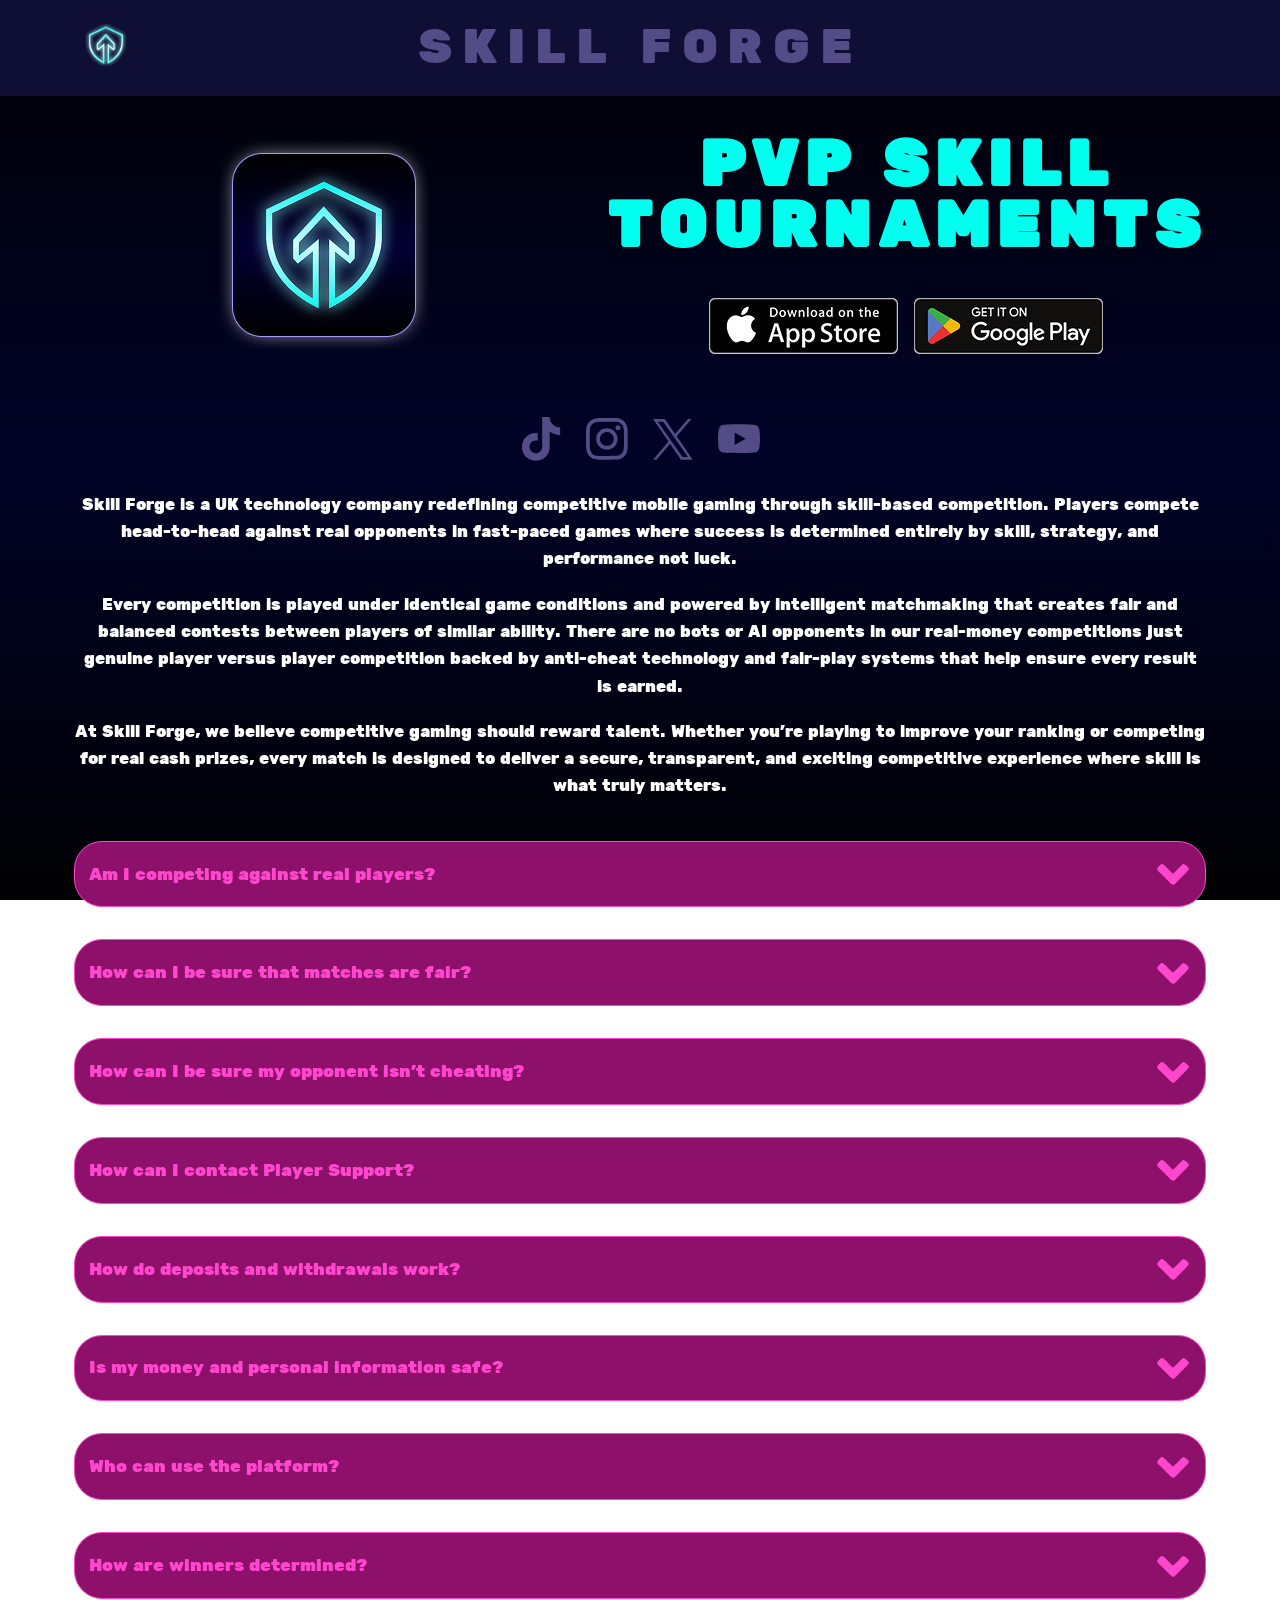
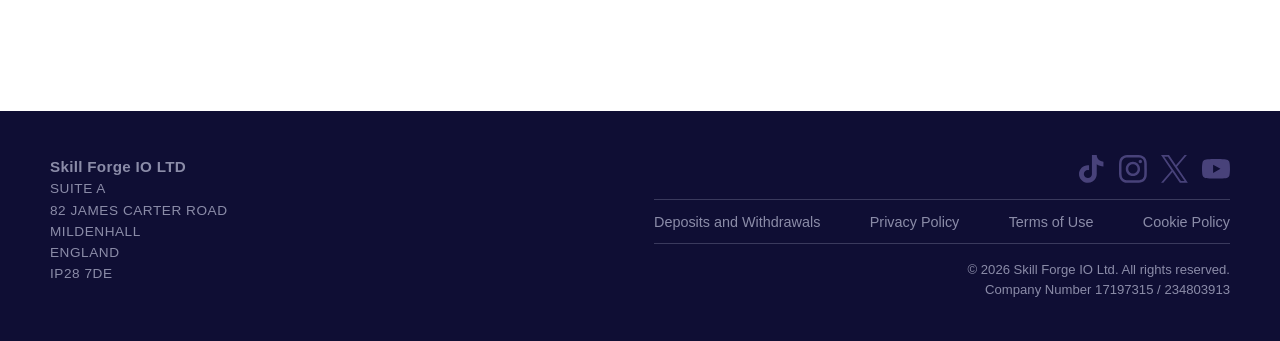
<file: index.html>
<!DOCTYPE html>
<html lang="en">
<head>
  <meta charset="UTF-8">
  <meta name="viewport" content="width=device-width, initial-scale=1">
  <meta name="description" content="FAQs about Skill Forge - the top skill based gaming platform for competitive online games. Learn about 1v1 games online, head to head games, multiplayer skill games, real money skill games, and how to win cash playing games for real money.">
  <meta name="keywords" content="skill based games online, skill based gaming platform, play games for money online, win real money gaming, competitive online games, 1v1 games online, head to head games online, online pvp games, multiplayer skill games, real money skill games, win cash playing games, earn money playing games online, real cash competitions online, cash prize games online">
  <meta name="theme-color" content="#000327">
  <meta property="og:type" content="website">
  <meta property="og:title" content="FAQs - Skill Based Gaming Platform | Win Real Money 1v1 Games">
  <meta property="og:description" content="Get answers about the best skill based gaming platform. Discover competitive 1v1 games online, head to head games, real money skill games, and multiplayer online pvp games with cash prizes.">
  <meta property="og:url" content="https://skillforgeio.com/">
  <meta property="og:site_name" content="Skill Forge">
  <meta name="twitter:card" content="summary_large_image">
  <meta name="twitter:title" content="FAQs - Real Money Skill Games Platform | Skill Forge">
  <meta name="twitter:description" content="Skill based gaming platform FAQs: learn about competitive 1v1 games, win real money gaming, play games for money online, and real cash competitions.">
  <link rel="canonical" href="https://skillforgeio.com/">
  <title>FAQs - Skill Based Gaming Platform | Win Real Money 1v1 Games</title>
  <!-- SSO placeholder: insert authentication / session scripts here -->
  <link rel="preconnect" href="https://fonts.googleapis.com">
  <link rel="preconnect" href="https://fonts.gstatic.com" crossorigin>
  <link href="https://fonts.googleapis.com/css2?family=Rubik+One&display=swap" rel="stylesheet">
  <link rel="stylesheet" href="styles.css?v=2">
  <script defer src="script.js?v=2"></script>
</head>
<body>
  <div class="page-shell">
    <header class="site-header">
      <div class="header-inner">
        <a href="index.html" class="brand-logo-link">
          <img src="images/logo_small.png" alt="Skill Forge logo" class="brand-logo">
        </a>
        <a href="index.html" class="brand-name">SKILL FORGE</a>
        </a>
      </div>
    </header>

    <main>
      <section class="hero">
        <div class="hero-visual">
            <img src="images/logo_large.png" alt="Skill Forge badge">
        </div>
        <div class="hero-copy">
          <h1>PvP Skill Tournaments</h1>
          <div class="store-buttons">
            <a href="#"><img src="images/download_appstore.png" alt="App Store"></a>
            <a href="#"><img src="images/download_google_play.png" alt="Google Play"></a>
          </div>
        </div>
      </section>

      <section class="content-panel">
        <div class="social-links">
            <a href="https://www.tiktok.com/@skillforgeio" target="_blank" rel="noopener noreferrer"><img src="images/link_tiktok.svg" alt="TikTok"></a>
            <a href="https://www.instagram.com/skillforgeio/" target="_blank" rel="noopener noreferrer"><img src="images/link_instagram.svg" alt="Instagram"></a>
            <a href="https://x.com/SkillForgeIO" target="_blank" rel="noopener noreferrer"><img src="images/link_X.svg" alt="X"></a>
            <a href="https://www.youtube.com/channel/UCp8wPpgMZ0vs5gHcNri3q5g" target="_blank" rel="noopener noreferrer"><img src="images/link_youtube.svg" alt="YouTube"></a>
        </div>

        <div class="intro-copy">
          <p>Skill Forge is a UK technology company redefining competitive mobile gaming through skill-based competition. Players compete head-to-head against real opponents in fast-paced games where success is determined entirely by skill, strategy, and performance not luck.</p>
          <p>Every competition is played under identical game conditions and powered by intelligent matchmaking that creates fair and balanced contests between players of similar ability. There are no bots or AI opponents in our real-money competitions just genuine player versus player competition backed by anti-cheat technology and fair-play systems that help ensure every result is earned.</p>
          <p>At Skill Forge, we believe competitive gaming should reward talent. Whether you're playing to improve your ranking or competing for real cash prizes, every match is designed to deliver a secure, transparent, and exciting competitive experience where skill is what truly matters.</p>
        </div>

        <div class="faq-list">
          <article class="faq-item">
            <button class="accordion-trigger" type="button" aria-expanded="false">
              <span>Am I competing against real players?</span>
              <img class="accordion-icon" src="images/chevron-down-100.svg" alt="">
            </button>
            <div class="accordion-panel">
              <p>Yes - every match is played against a real opponent. Our platform connects you with other players of the similiar skill level creating a genuine competitive experience every time you play. We don’t use bots in real money matches, so you can be confident that every win or loss reflects true player skill.</p>
            </div>
          </article>

          <article class="faq-item">
            <button class="accordion-trigger" type="button" aria-expanded="false">
              <span>How can I be sure that matches are fair?</span>
              <img class="accordion-icon" src="images/chevron-down-100.svg" alt="">
            </button>
            <div class="accordion-panel">
              <p>We use a skill-based matchmaking system to pair you with players at a similar level, helping ensure that every match is balanced and competitive. Outcomes are determined entirely by player performance - not luck or hidden advantages. We also maintain consistent game conditions across all matches so every player competes on a level playing field.</p>
            </div>
          </article>

          <article class="faq-item">
            <button class="accordion-trigger" type="button" aria-expanded="false">
              <span>How can I be sure my opponent isn't cheating?</span>
              <img class="accordion-icon" src="images/chevron-down-100.svg" alt="">
            </button>
            <div class="accordion-panel">
              <p>Fair play is a top priority for us. We use a combination of real-time monitoring, automated detection tools, and manual reviews to identify and prevent cheating or unfair behaviour. Any player found violating our rules is subject to strict action, including suspensions or permanent bans, to protect the integrity of the platform.</p>
            </div>
          </article>

          <article class="faq-item">
            <button class="accordion-trigger" type="button" aria-expanded="false">
              <span>How can I contact Player Support?</span>
              <img class="accordion-icon" src="images/chevron-down-100.svg" alt="">
            </button>
            <div class="accordion-panel">
              <p>You can reach Player Support anytime directly through the app, or by emailing us at support@skillforgeio.com. Our support team is here to help with any questions or issues, and we aim to respond as quickly as possible to ensure you have a smooth experience.</p>
            </div>
          </article>

          <article class="faq-item">
            <button class="accordion-trigger" type="button" aria-expanded="false">
              <span>How do deposits and withdrawals work?</span>
              <img class="accordion-icon" src="images/chevron-down-100.svg" alt="">
            </button>
            <div class="accordion-panel">
              <p>Deposits and withdrawals are designed to be simple, secure, and transparent. You can add funds to your account using supported payment methods directly within the app. When you’re ready to withdraw, your winnings can be cashed out through the same secure channels. We process withdrawals as quickly as possible, and you’ll always be able to track the status of your transactions.</p>
            </div>
          </article>

          <article class="faq-item">
            <button class="accordion-trigger" type="button" aria-expanded="false">
              <span>Is my money and personal information safe?</span>
              <img class="accordion-icon" src="images/chevron-down-100.svg" alt="">
            </button>
            <div class="accordion-panel">
              <p>Yes - we take security very seriously. Your personal data and financial information are protected using industry standard encryption and secure systems. We do not share your details with unauthorized third parties, and all transactions are processed through trusted, secure providers to ensure your information remains safe at all times.</p>
            </div>
          </article>

          <article class="faq-item">
            <button class="accordion-trigger" type="button" aria-expanded="false">
              <span>Who can use the platform?</span>
              <img class="accordion-icon" src="images/chevron-down-100.svg" alt="">
            </button>
            <div class="accordion-panel">
              <p>Our platform is intended for players who meet the legal age requirement in their region. Availability may vary depending on local laws and regulations, so we recommend checking that you’re eligible to play before signing up.</p>
            </div>
          </article>

          <article class="faq-item">
            <button class="accordion-trigger" type="button" aria-expanded="false">
              <span>How are winners determined?</span>
              <img class="accordion-icon" src="images/chevron-down-100.svg" alt="">
            </button>
            <div class="accordion-panel">
              <p>Winners are decided based on in-game performance and the rules of each specific game. There is no randomness or external influence - results are calculated automatically and fairly by our system once a match is completed.</p>
            </div>
          </article>
        </div>
      </section>
    </main>

    <footer class="site-footer">
      <div class="footer-inner">
        <div class="footer-company">
          <p class="footer-company-name">Skill Forge IO LTD</p>
          <p>Suite A</p>
          <p>82 James Carter Road</p>
          <p>Mildenhall</p>
          <p>England</p>
          <p>IP28 7DE</p>
        </div>
        <div class="footer-meta">
          <div class="footer-social">
            <a href="https://www.tiktok.com/@skillforgeio" target="_blank" rel="noopener noreferrer"><img src="images/link_tiktok.svg" alt="TikTok"></a>
            <a href="https://www.instagram.com/skillforgeio/" target="_blank" rel="noopener noreferrer"><img src="images/link_instagram.svg" alt="Instagram"></a>
            <a href="https://x.com/SkillForgeIO" target="_blank" rel="noopener noreferrer"><img src="images/link_X.svg" alt="X"></a>
            <a href="https://www.youtube.com/channel/UCp8wPpgMZ0vs5gHcNri3q5g" target="_blank" rel="noopener noreferrer"><img src="images/link_youtube.svg" alt="YouTube"></a>
          </div>
          <nav class="footer-nav" aria-label="Legal">
            <a href="withdrawals-and-deposits.html">Deposits and Withdrawals</a>
            <a href="privacy-policy.html">Privacy Policy</a>
            <a href="terms-of-use.html">Terms of Use</a>
            <a href="cookie-policy.html">Cookie Policy</a>
          </nav>
          <div class="footer-legal">
            <p>© 2026 Skill Forge IO Ltd. All rights reserved.</p>
            <p>Company Number 17197315 / 234803913</p>
          </div>
        </div>
      </div>
    </footer>
  </div>
</body>
</html>
</file>
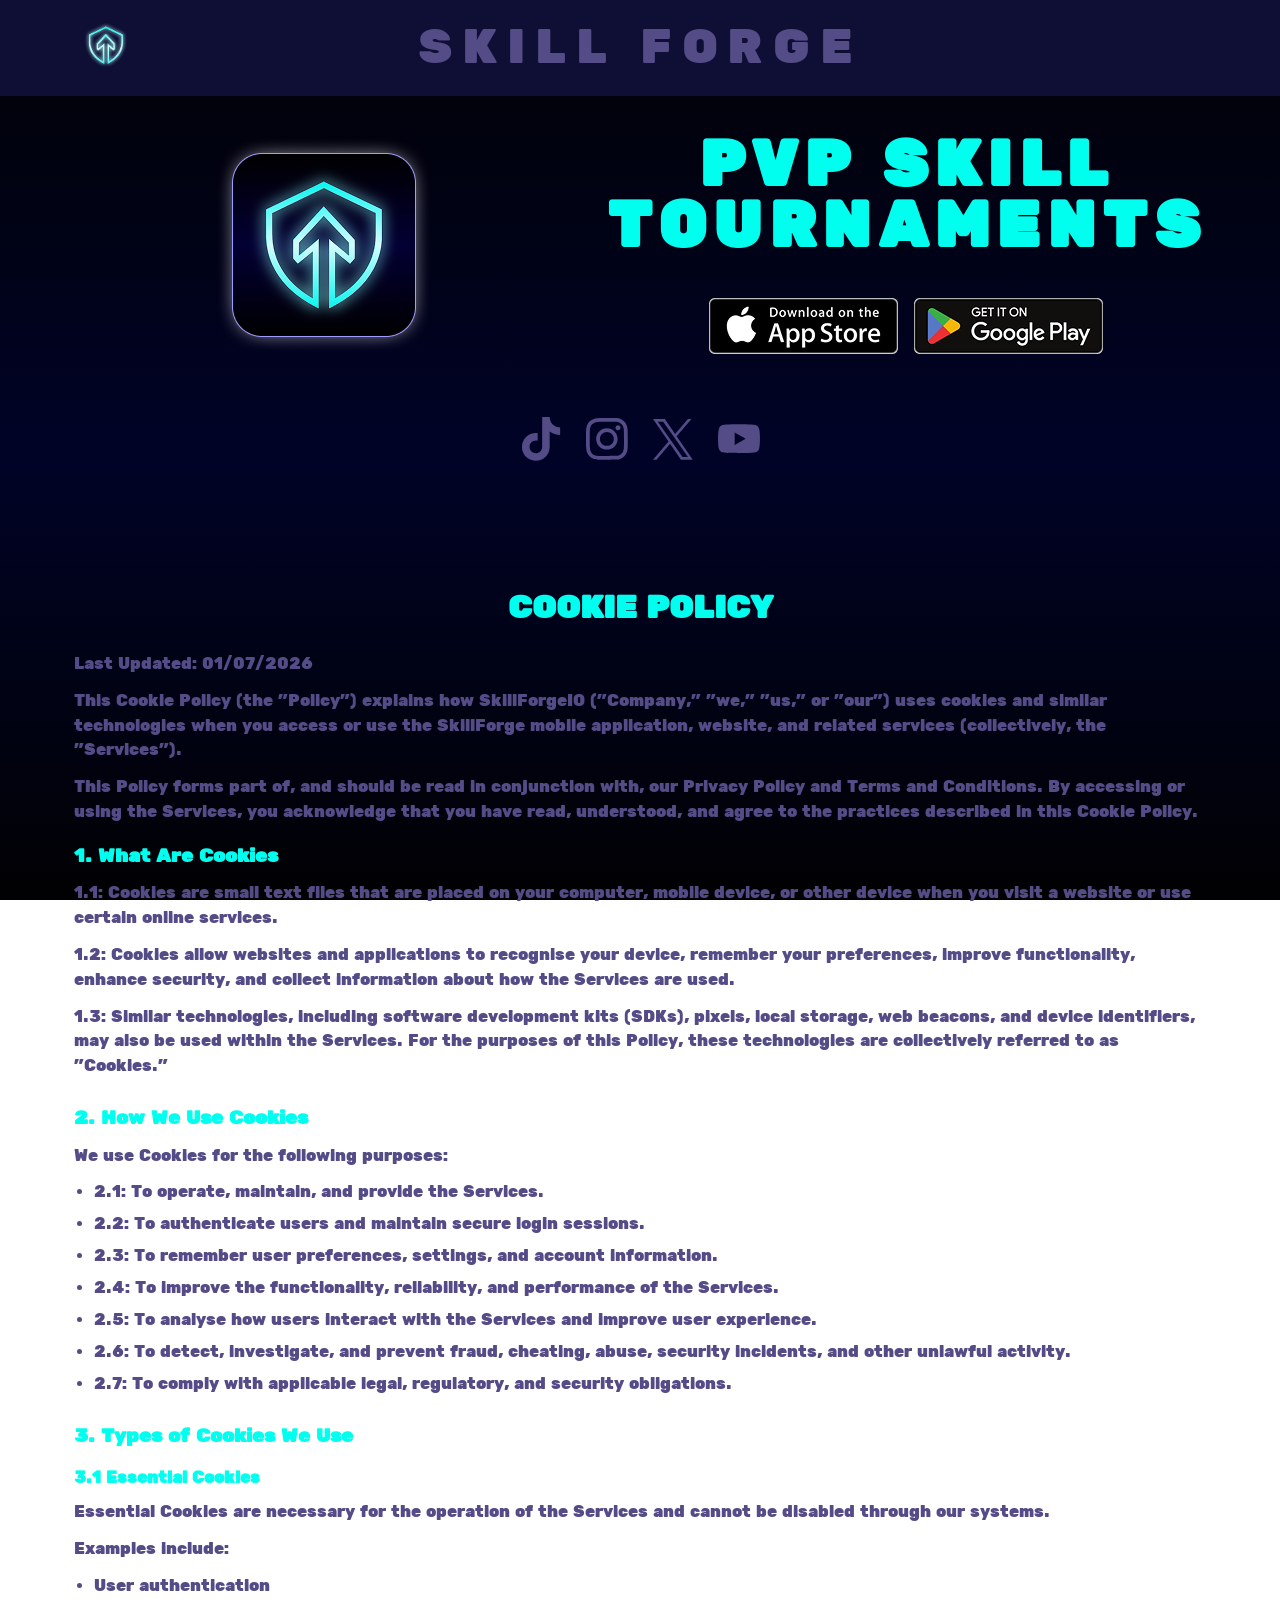
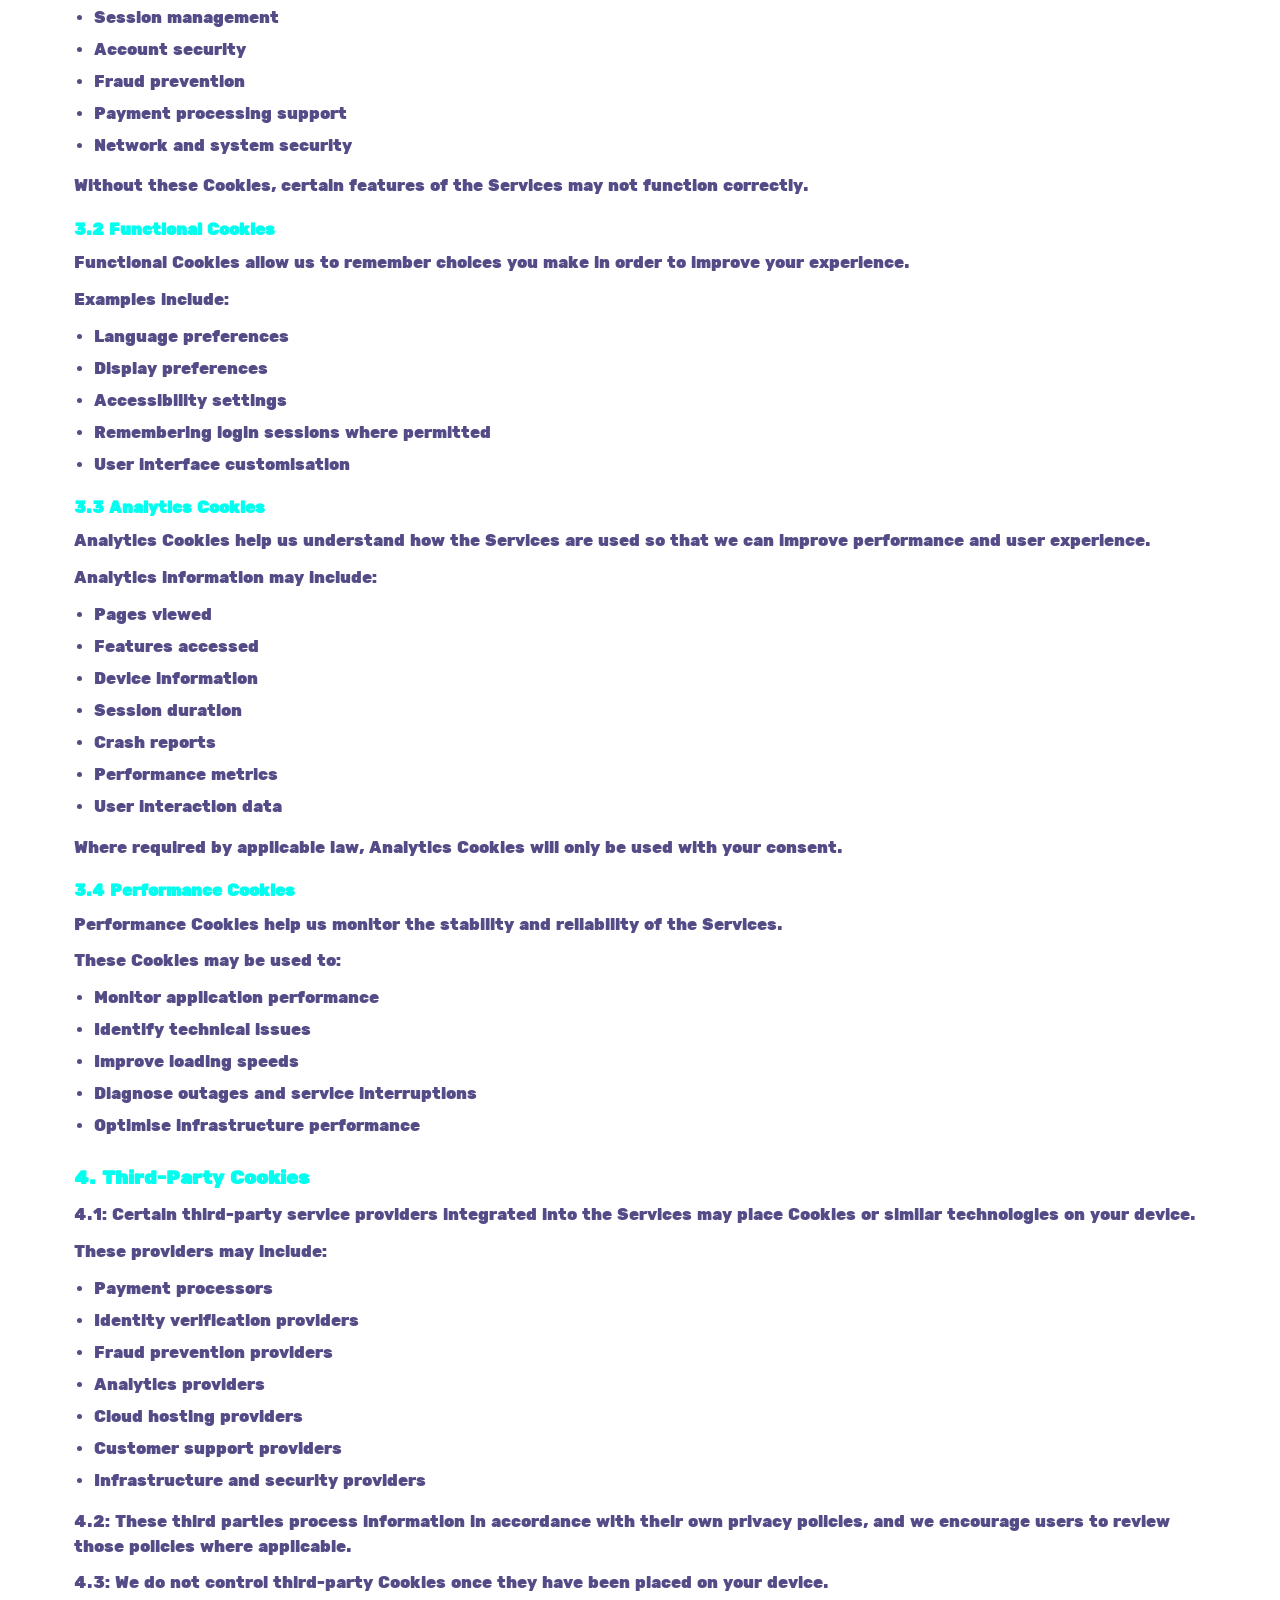
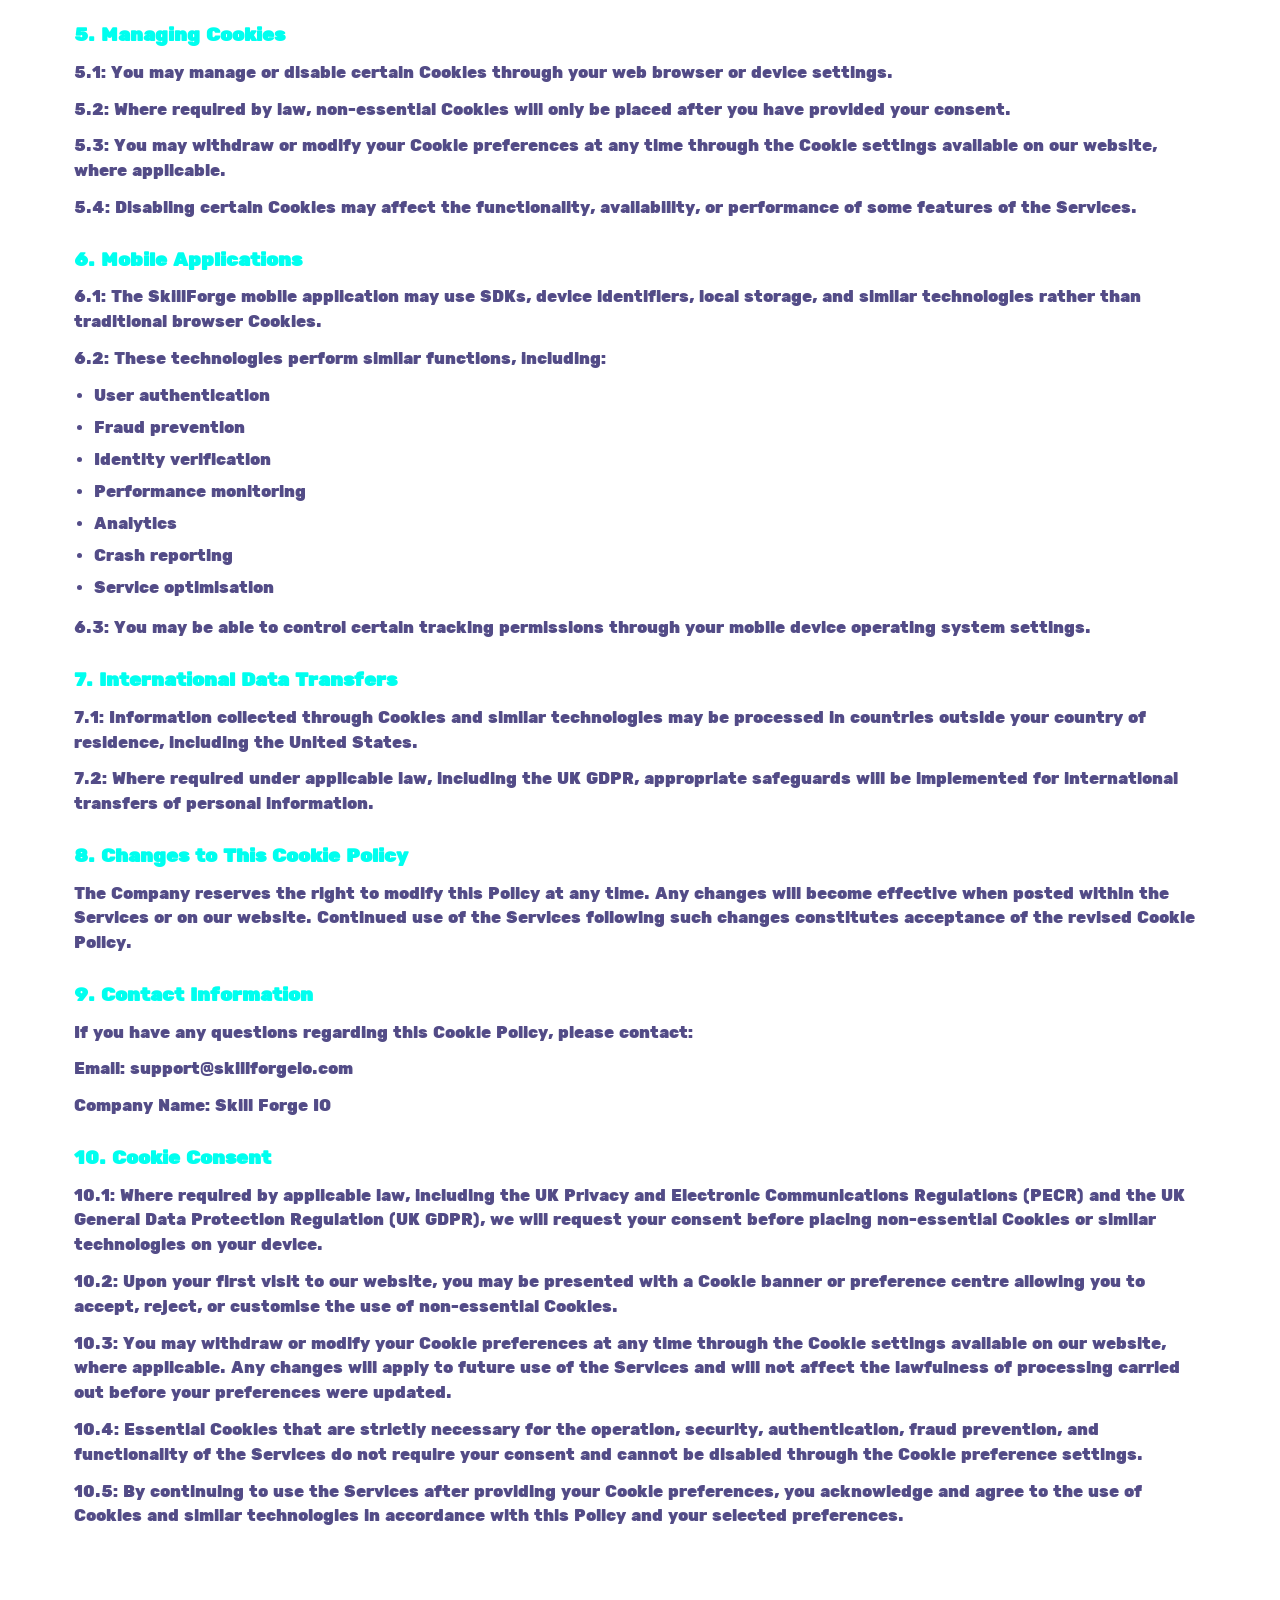
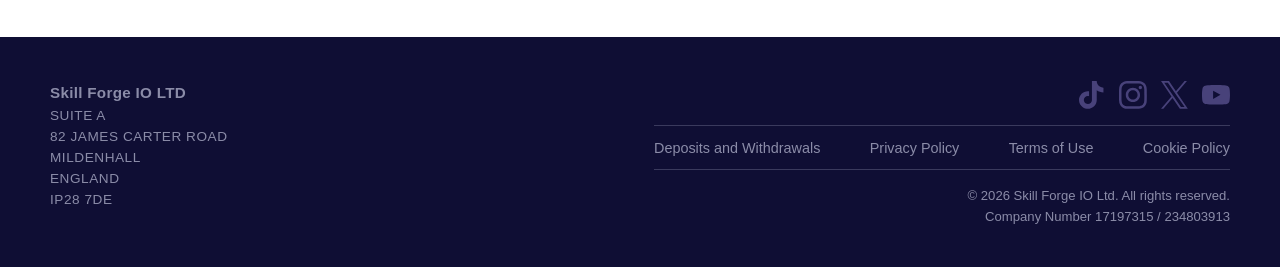
<file: cookie-policy.html>
<!DOCTYPE html>
<html lang="en">
<head>
  <meta charset="UTF-8">
  <meta name="viewport" content="width=device-width, initial-scale=1">
  <meta name="description" content="Cookie Policy for Skill Forge - how we use cookies and similar technologies on our skill based gaming platform, website, and mobile app.">
  <meta name="keywords" content="cookie policy, skill based games online, skill based gaming platform, Skill Forge cookies, privacy, PECR, UK GDPR">
  <meta name="theme-color" content="#000327">
  <meta property="og:type" content="website">
  <meta property="og:title" content="Cookie Policy - Skill Based Gaming Platform | Skill Forge">
  <meta property="og:description" content="Learn how Skill Forge uses cookies and similar technologies across our website, mobile app, and related services.">
  <meta property="og:url" content="https://skillforgeio.com/cookie-policy.html">
  <meta property="og:site_name" content="Skill Forge">
  <meta name="twitter:card" content="summary_large_image">
  <meta name="twitter:title" content="Cookie Policy - Skill Forge">
  <meta name="twitter:description" content="How Skill Forge uses cookies and similar technologies on our platform and website.">
  <link rel="canonical" href="https://skillforgeio.com/cookie-policy.html">
  <title>Cookie Policy - Skill Based Gaming Platform | Skill Forge</title>
  <!-- SSO placeholder: insert authentication / session scripts here -->
  <link rel="preconnect" href="https://fonts.googleapis.com">
  <link rel="preconnect" href="https://fonts.gstatic.com" crossorigin>
  <link href="https://fonts.googleapis.com/css2?family=Rubik+One&display=swap" rel="stylesheet">
  <link rel="stylesheet" href="styles.css">
  <script defer src="script.js"></script>
</head>
<body>
  <div class="page-shell">
    <header class="site-header">
      <div class="header-inner">
        <a href="index.html" class="brand-logo-link">
          <img src="images/logo_small.png" alt="Skill Forge logo" class="brand-logo">
        </a>
        <a href="index.html" class="brand-name">SKILL FORGE</a>
      </div>
    </header>

    <main>
      <section class="hero">
        <div class="hero-visual">
            <img src="images/logo_large.png" alt="Skill Forge badge">
        </div>
        <div class="hero-copy">
          <h1><span class="hero-heading-line">PvP Skill</span><span class="hero-heading-line">Tournaments</span></h1>
          <div class="store-buttons">
            <a href="#"><img src="images/download_appstore.png" alt="App Store"></a>
            <a href="#"><img src="images/download_google_play.png" alt="Google Play"></a>
          </div>
        </div>
      </section>

      <section class="content-panel">
        <div class="social-links">
            <a href="https://www.tiktok.com/@skillforgeio" target="_blank" rel="noopener noreferrer"><img src="images/link_tiktok.svg" alt="TikTok"></a>
            <a href="https://www.instagram.com/skillforgeio/" target="_blank" rel="noopener noreferrer"><img src="images/link_instagram.svg" alt="Instagram"></a>
            <a href="https://x.com/SkillForgeIO" target="_blank" rel="noopener noreferrer"><img src="images/link_X.svg" alt="X"></a>
            <a href="https://www.youtube.com/channel/UCp8wPpgMZ0vs5gHcNri3q5g" target="_blank" rel="noopener noreferrer"><img src="images/link_youtube.svg" alt="YouTube"></a>
        </div>
      </section>

      <section class="content-panel">
        <div class="panel-heading">
          <h2>COOKIE POLICY</h2>
        </div>

        <article class="policy-section">
          <p>Last Updated: 01/07/2026</p>
          <p>This Cookie Policy (the "Policy") explains how SkillForgeIO ("Company," "we," "us," or "our") uses cookies and similar technologies when you access or use the SkillForge mobile application, website, and related services (collectively, the "Services").</p>
          <p>This Policy forms part of, and should be read in conjunction with, our Privacy Policy and Terms and Conditions. By accessing or using the Services, you acknowledge that you have read, understood, and agree to the practices described in this Cookie Policy.</p>

          <h3>1. What Are Cookies</h3>
          <p>1.1: Cookies are small text files that are placed on your computer, mobile device, or other device when you visit a website or use certain online services.</p>
          <p>1.2: Cookies allow websites and applications to recognise your device, remember your preferences, improve functionality, enhance security, and collect information about how the Services are used.</p>
          <p>1.3: Similar technologies, including software development kits (SDKs), pixels, local storage, web beacons, and device identifiers, may also be used within the Services. For the purposes of this Policy, these technologies are collectively referred to as "Cookies."</p>

          <h3>2. How We Use Cookies</h3>
          <p>We use Cookies for the following purposes:</p>
          <ul class="policy-list">
            <li>2.1: To operate, maintain, and provide the Services.</li>
            <li>2.2: To authenticate users and maintain secure login sessions.</li>
            <li>2.3: To remember user preferences, settings, and account information.</li>
            <li>2.4: To improve the functionality, reliability, and performance of the Services.</li>
            <li>2.5: To analyse how users interact with the Services and improve user experience.</li>
            <li>2.6: To detect, investigate, and prevent fraud, cheating, abuse, security incidents, and other unlawful activity.</li>
            <li>2.7: To comply with applicable legal, regulatory, and security obligations.</li>
          </ul>

          <h3>3. Types of Cookies We Use</h3>
          <p class="policy-subtitle">3.1 Essential Cookies</p>
          <p>Essential Cookies are necessary for the operation of the Services and cannot be disabled through our systems.</p>
          <p>Examples include:</p>
          <ul class="policy-list">
            <li>User authentication</li>
            <li>Session management</li>
            <li>Account security</li>
            <li>Fraud prevention</li>
            <li>Payment processing support</li>
            <li>Network and system security</li>
          </ul>
          <p>Without these Cookies, certain features of the Services may not function correctly.</p>

          <p class="policy-subtitle">3.2 Functional Cookies</p>
          <p>Functional Cookies allow us to remember choices you make in order to improve your experience.</p>
          <p>Examples include:</p>
          <ul class="policy-list">
            <li>Language preferences</li>
            <li>Display preferences</li>
            <li>Accessibility settings</li>
            <li>Remembering login sessions where permitted</li>
            <li>User interface customisation</li>
          </ul>

          <p class="policy-subtitle">3.3 Analytics Cookies</p>
          <p>Analytics Cookies help us understand how the Services are used so that we can improve performance and user experience.</p>
          <p>Analytics information may include:</p>
          <ul class="policy-list">
            <li>Pages viewed</li>
            <li>Features accessed</li>
            <li>Device information</li>
            <li>Session duration</li>
            <li>Crash reports</li>
            <li>Performance metrics</li>
            <li>User interaction data</li>
          </ul>
          <p>Where required by applicable law, Analytics Cookies will only be used with your consent.</p>

          <p class="policy-subtitle">3.4 Performance Cookies</p>
          <p>Performance Cookies help us monitor the stability and reliability of the Services.</p>
          <p>These Cookies may be used to:</p>
          <ul class="policy-list">
            <li>Monitor application performance</li>
            <li>Identify technical issues</li>
            <li>Improve loading speeds</li>
            <li>Diagnose outages and service interruptions</li>
            <li>Optimise infrastructure performance</li>
          </ul>

          <h3>4. Third-Party Cookies</h3>
          <p>4.1: Certain third-party service providers integrated into the Services may place Cookies or similar technologies on your device.</p>
          <p>These providers may include:</p>
          <ul class="policy-list">
            <li>Payment processors</li>
            <li>Identity verification providers</li>
            <li>Fraud prevention providers</li>
            <li>Analytics providers</li>
            <li>Cloud hosting providers</li>
            <li>Customer support providers</li>
            <li>Infrastructure and security providers</li>
          </ul>
          <p>4.2: These third parties process information in accordance with their own privacy policies, and we encourage users to review those policies where applicable.</p>
          <p>4.3: We do not control third-party Cookies once they have been placed on your device.</p>

          <h3>5. Managing Cookies</h3>
          <p>5.1: You may manage or disable certain Cookies through your web browser or device settings.</p>
          <p>5.2: Where required by law, non-essential Cookies will only be placed after you have provided your consent.</p>
          <p>5.3: You may withdraw or modify your Cookie preferences at any time through the Cookie settings available on our website, where applicable.</p>
          <p>5.4: Disabling certain Cookies may affect the functionality, availability, or performance of some features of the Services.</p>

          <h3>6. Mobile Applications</h3>
          <p>6.1: The SkillForge mobile application may use SDKs, device identifiers, local storage, and similar technologies rather than traditional browser Cookies.</p>
          <p>6.2: These technologies perform similar functions, including:</p>
          <ul class="policy-list">
            <li>User authentication</li>
            <li>Fraud prevention</li>
            <li>Identity verification</li>
            <li>Performance monitoring</li>
            <li>Analytics</li>
            <li>Crash reporting</li>
            <li>Service optimisation</li>
          </ul>
          <p>6.3: You may be able to control certain tracking permissions through your mobile device operating system settings.</p>

          <h3>7. International Data Transfers</h3>
          <p>7.1: Information collected through Cookies and similar technologies may be processed in countries outside your country of residence, including the United States.</p>
          <p>7.2: Where required under applicable law, including the UK GDPR, appropriate safeguards will be implemented for international transfers of personal information.</p>

          <h3>8. Changes to This Cookie Policy</h3>
          <p>The Company reserves the right to modify this Policy at any time. Any changes will become effective when posted within the Services or on our website. Continued use of the Services following such changes constitutes acceptance of the revised Cookie Policy.</p>

          <h3>9. Contact Information</h3>
          <p>If you have any questions regarding this Cookie Policy, please contact:</p>
          <p>Email: support@skillforgeio.com</p>
          <p>Company Name: Skill Forge IO</p>

          <h3>10. Cookie Consent</h3>
          <p>10.1: Where required by applicable law, including the UK Privacy and Electronic Communications Regulations (PECR) and the UK General Data Protection Regulation (UK GDPR), we will request your consent before placing non-essential Cookies or similar technologies on your device.</p>
          <p>10.2: Upon your first visit to our website, you may be presented with a Cookie banner or preference centre allowing you to accept, reject, or customise the use of non-essential Cookies.</p>
          <p>10.3: You may withdraw or modify your Cookie preferences at any time through the Cookie settings available on our website, where applicable. Any changes will apply to future use of the Services and will not affect the lawfulness of processing carried out before your preferences were updated.</p>
          <p>10.4: Essential Cookies that are strictly necessary for the operation, security, authentication, fraud prevention, and functionality of the Services do not require your consent and cannot be disabled through the Cookie preference settings.</p>
          <p>10.5: By continuing to use the Services after providing your Cookie preferences, you acknowledge and agree to the use of Cookies and similar technologies in accordance with this Policy and your selected preferences.</p>
        </article>
      </section>
    </main>

    <footer class="site-footer">
      <div class="footer-inner">
        <div class="footer-company">
          <p class="footer-company-name">Skill Forge IO LTD</p>
          <p>Suite A</p>
          <p>82 James Carter Road</p>
          <p>Mildenhall</p>
          <p>England</p>
          <p>IP28 7DE</p>
        </div>
        <div class="footer-meta">
          <div class="footer-social">
            <a href="https://www.tiktok.com/@skillforgeio" target="_blank" rel="noopener noreferrer"><img src="images/link_tiktok.svg" alt="TikTok"></a>
            <a href="https://www.instagram.com/skillforgeio/" target="_blank" rel="noopener noreferrer"><img src="images/link_instagram.svg" alt="Instagram"></a>
            <a href="https://x.com/SkillForgeIO" target="_blank" rel="noopener noreferrer"><img src="images/link_X.svg" alt="X"></a>
            <a href="https://www.youtube.com/channel/UCp8wPpgMZ0vs5gHcNri3q5g" target="_blank" rel="noopener noreferrer"><img src="images/link_youtube.svg" alt="YouTube"></a>
          </div>
          <nav class="footer-nav" aria-label="Legal">
            <a href="withdrawals-and-deposits.html">Deposits and Withdrawals</a>
            <a href="privacy-policy.html">Privacy Policy</a>
            <a href="terms-of-use.html">Terms of Use</a>
            <a href="cookie-policy.html">Cookie Policy</a>
          </nav>
          <div class="footer-legal">
            <p>© 2026 Skill Forge IO Ltd. All rights reserved.</p>
            <p>Company Number 17197315 / 234803913</p>
          </div>
        </div>
      </div>
    </footer>
  </div>
</body>
</html>
</file>
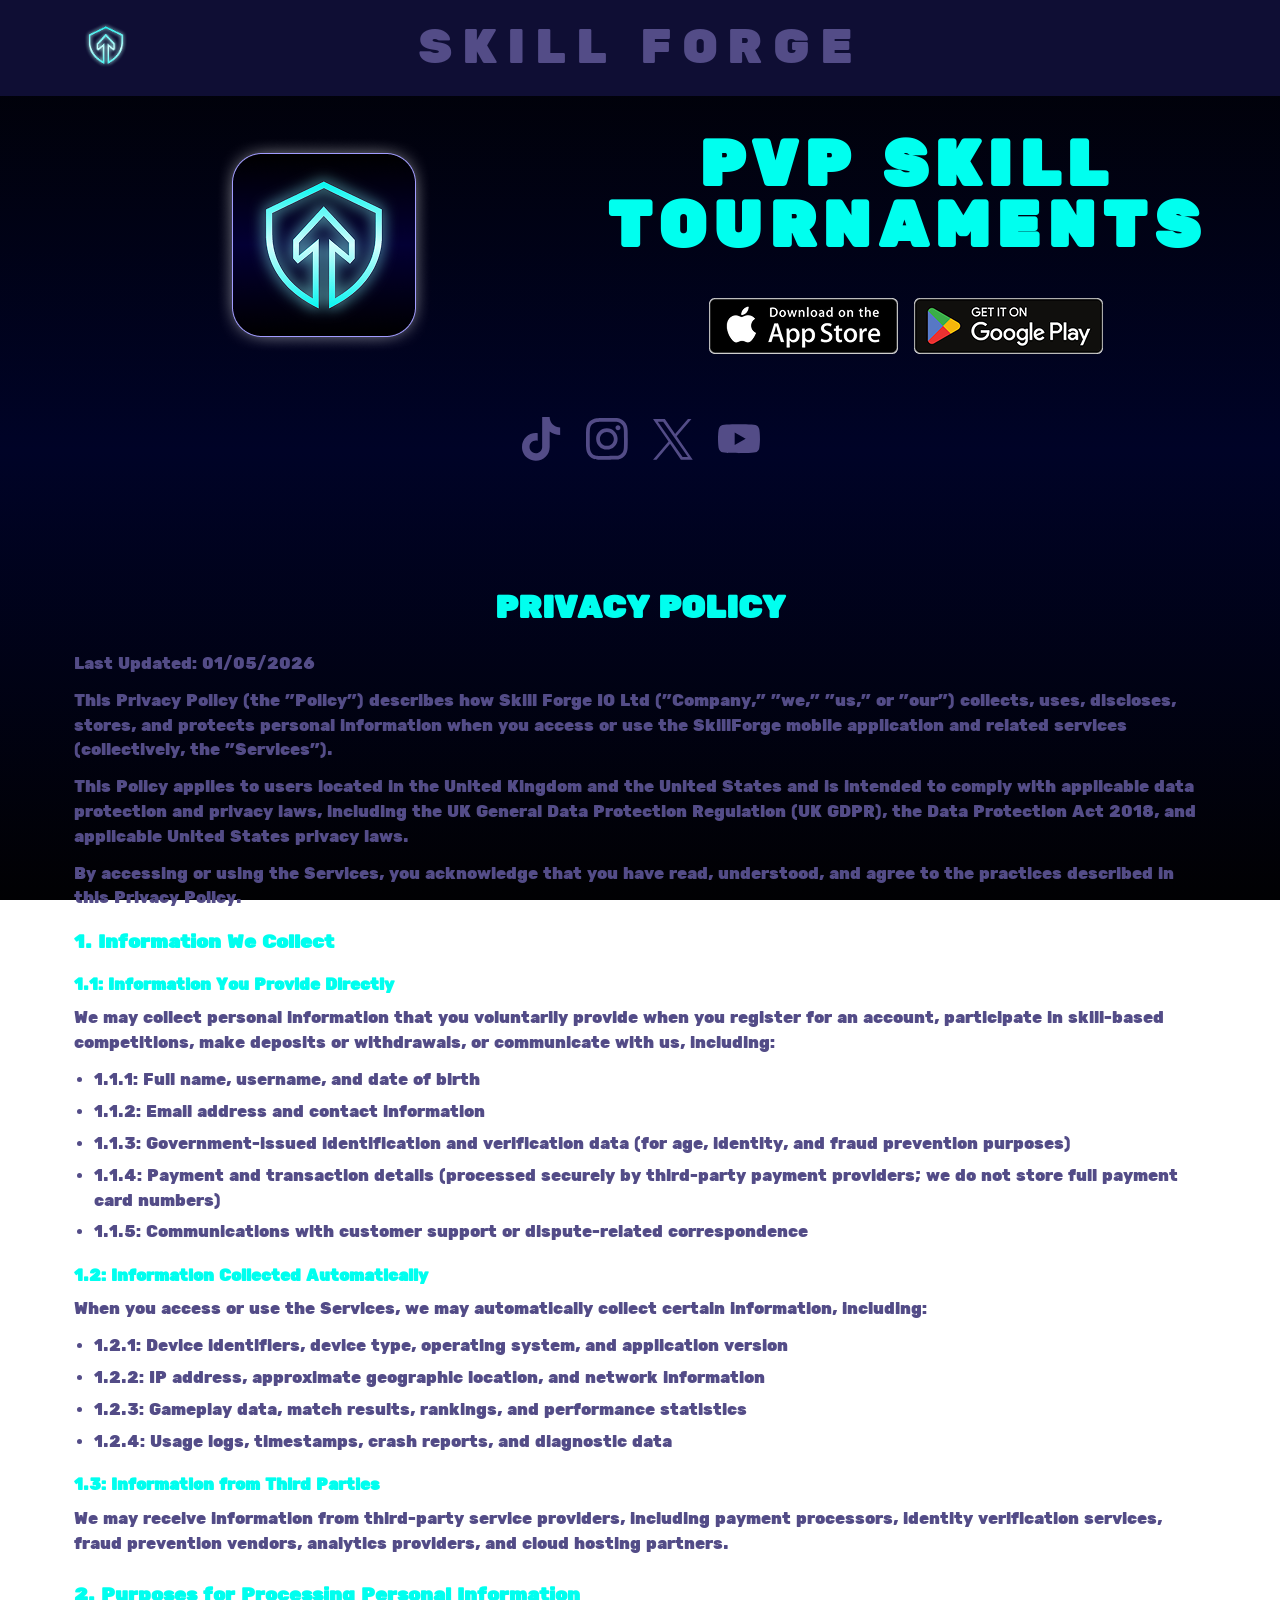
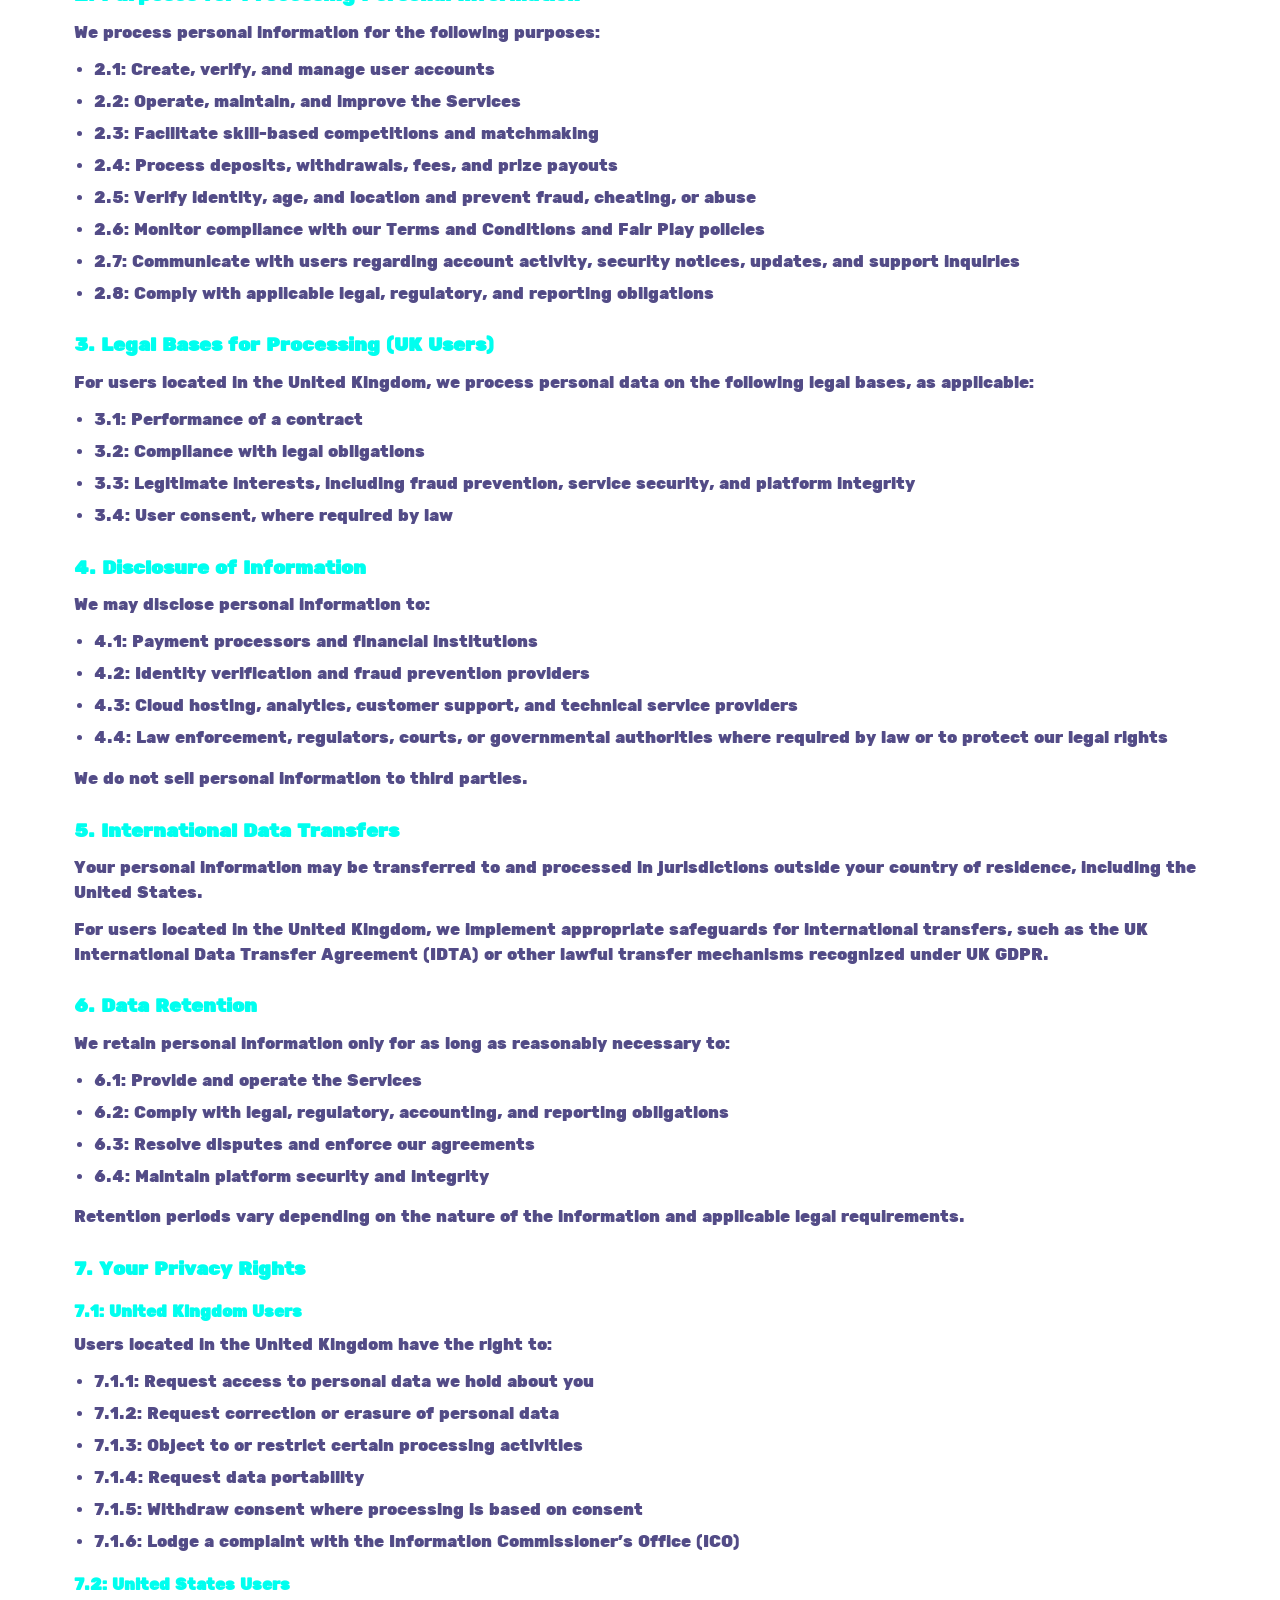
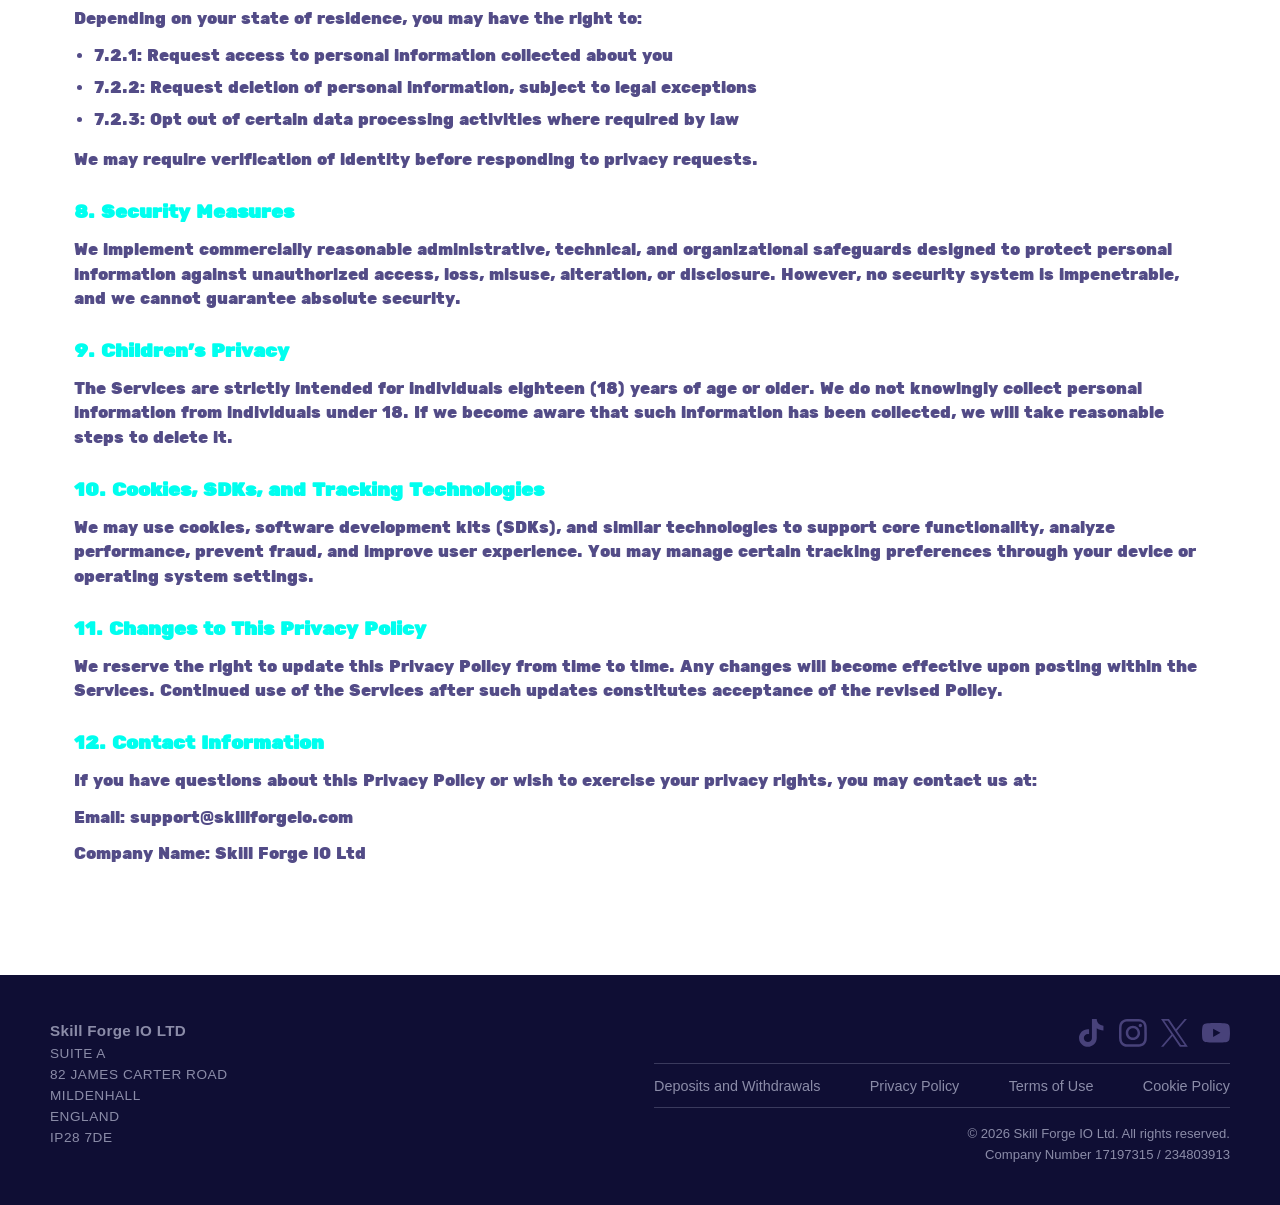
<file: privacy-policy.html>
<!DOCTYPE html>
<html lang="en">
<head>
  <meta charset="UTF-8">
  <meta name="viewport" content="width=device-width, initial-scale=1">
  <meta name="description" content="Privacy policy for Skill Forge - secure skill based gaming platform. Your data is protected when playing skill based games online, 1v1 games, real money tournaments, and competitive cash games.">
  <meta name="keywords" content="skill based games online, skill based gaming platform, competitive online games, 1v1 games online, head to head games online, play games for money online, win real money gaming, real money tournaments online, competitive cash games, online games with payouts, real cash competitions online, cash prize games online">
  <meta name="theme-color" content="#000327">
  <meta property="og:type" content="website">
  <meta property="og:title" content="Privacy Policy - Skill Based Gaming Platform | Skill Forge">
  <meta property="og:description" content="Skill Forge privacy protection for players in 1v1 games, real money skill games, and competitive online gaming. Secure transactions and data protection guaranteed.">
  <meta property="og:url" content="https://skillforgeio.com/privacy-policy.html">
  <meta property="og:site_name" content="Skill Forge">
  <meta name="twitter:card" content="summary_large_image">
  <meta name="twitter:title" content="Privacy Policy - Real Money Skill Games Platform | Skill Forge">
  <meta name="twitter:description" content="Secure privacy policy for skill based gaming platform. Play head to head games and win real cash with complete data protection on Skill Forge.">
  <link rel="canonical" href="https://skillforgeio.com/privacy-policy.html">
  <title>Privacy Policy - Skill Based Gaming Platform | Skill Forge</title>
  <!-- SSO placeholder: insert authentication / session scripts here -->
  <link rel="preconnect" href="https://fonts.googleapis.com">
  <link rel="preconnect" href="https://fonts.gstatic.com" crossorigin>
  <link href="https://fonts.googleapis.com/css2?family=Rubik+One&display=swap" rel="stylesheet">
  <link rel="stylesheet" href="styles.css">
  <script defer src="script.js"></script>
</head>
<body>
  <div class="page-shell">
    <header class="site-header">
      <div class="header-inner">
        <a href="index.html" class="brand-logo-link">
          <img src="images/logo_small.png" alt="Skill Forge logo" class="brand-logo">
        </a>
        <a href="index.html" class="brand-name">SKILL FORGE</a>
      </div>
    </header>

    <main>
      <section class="hero">
        <div class="hero-visual">
            <img src="images/logo_large.png" alt="Skill Forge badge">
        </div>
        <div class="hero-copy">
          <h1><span class="hero-heading-line">PvP Skill</span><span class="hero-heading-line">Tournaments</span></h1>
          <div class="store-buttons">
            <a href="#"><img src="images/download_appstore.png" alt="App Store"></a>
            <a href="#"><img src="images/download_google_play.png" alt="Google Play"></a>
          </div>
        </div>
      </section>

      <section class="content-panel">
        <div class="social-links">
            <a href="https://www.tiktok.com/@skillforgeio" target="_blank" rel="noopener noreferrer"><img src="images/link_tiktok.svg" alt="TikTok"></a>
            <a href="https://www.instagram.com/skillforgeio/" target="_blank" rel="noopener noreferrer"><img src="images/link_instagram.svg" alt="Instagram"></a>
            <a href="https://x.com/SkillForgeIO" target="_blank" rel="noopener noreferrer"><img src="images/link_X.svg" alt="X"></a>
            <a href="https://www.youtube.com/channel/UCp8wPpgMZ0vs5gHcNri3q5g" target="_blank" rel="noopener noreferrer"><img src="images/link_youtube.svg" alt="YouTube"></a>
        </div>
      </section>

    <section class="content-panel">
        <div class="panel-heading">
          <h2>PRIVACY POLICY</h2>
        </div>

        <article class="policy-section">
          <p>Last Updated: 01/05/2026</p>
          <p>This Privacy Policy (the "Policy") describes how Skill Forge IO Ltd ("Company," "we," "us," or "our") collects, uses, discloses, stores, and protects personal information when you access or use the SkillForge mobile application and related services (collectively, the "Services").</p>
          <p>This Policy applies to users located in the United Kingdom and the United States and is intended to comply with applicable data protection and privacy laws, including the UK General Data Protection Regulation (UK GDPR), the Data Protection Act 2018, and applicable United States privacy laws.</p>
          <p>By accessing or using the Services, you acknowledge that you have read, understood, and agree to the practices described in this Privacy Policy.</p>

          <h3>1. Information We Collect</h3>
          <p class="policy-subtitle">1.1: Information You Provide Directly</p>
          <p>We may collect personal information that you voluntarily provide when you register for an account, participate in skill-based competitions, make deposits or withdrawals, or communicate with us, including:</p>
          <ul class="policy-list">
            <li>1.1.1: Full name, username, and date of birth</li>
            <li>1.1.2: Email address and contact information</li>
            <li>1.1.3: Government-issued identification and verification data (for age, identity, and fraud prevention purposes)</li>
            <li>1.1.4: Payment and transaction details (processed securely by third-party payment providers; we do not store full payment card numbers)</li>
            <li>1.1.5: Communications with customer support or dispute-related correspondence</li>
          </ul>
          <p class="policy-subtitle">1.2: Information Collected Automatically</p>
          <p>When you access or use the Services, we may automatically collect certain information, including:</p>
          <ul class="policy-list">
            <li>1.2.1: Device identifiers, device type, operating system, and application version</li>
            <li>1.2.2: IP address, approximate geographic location, and network information</li>
            <li>1.2.3: Gameplay data, match results, rankings, and performance statistics</li>
            <li>1.2.4: Usage logs, timestamps, crash reports, and diagnostic data</li>
          </ul>
          <p class="policy-subtitle">1.3: Information from Third Parties</p>
          <p>We may receive information from third-party service providers, including payment processors, identity verification services, fraud prevention vendors, analytics providers, and cloud hosting partners.</p>

          <h3>2. Purposes for Processing Personal Information</h3>
          <p>We process personal information for the following purposes:</p>
          <ul class="policy-list">
            <li>2.1: Create, verify, and manage user accounts</li>
            <li>2.2: Operate, maintain, and improve the Services</li>
            <li>2.3: Facilitate skill-based competitions and matchmaking</li>
            <li>2.4: Process deposits, withdrawals, fees, and prize payouts</li>
            <li>2.5: Verify identity, age, and location and prevent fraud, cheating, or abuse</li>
            <li>2.6: Monitor compliance with our Terms and Conditions and Fair Play policies</li>
            <li>2.7: Communicate with users regarding account activity, security notices, updates, and support inquiries</li>
            <li>2.8: Comply with applicable legal, regulatory, and reporting obligations</li>
          </ul>

          <h3>3. Legal Bases for Processing (UK Users)</h3>
          <p>For users located in the United Kingdom, we process personal data on the following legal bases, as applicable:</p>
          <ul class="policy-list">
            <li>3.1: Performance of a contract</li>
            <li>3.2: Compliance with legal obligations</li>
            <li>3.3: Legitimate interests, including fraud prevention, service security, and platform integrity</li>
            <li>3.4: User consent, where required by law</li>
          </ul>

          <h3>4. Disclosure of Information</h3>
          <p>We may disclose personal information to:</p>
          <ul class="policy-list">
            <li>4.1: Payment processors and financial institutions</li>
            <li>4.2: Identity verification and fraud prevention providers</li>
            <li>4.3: Cloud hosting, analytics, customer support, and technical service providers</li>
            <li>4.4: Law enforcement, regulators, courts, or governmental authorities where required by law or to protect our legal rights</li>
          </ul>
          <p>We do not sell personal information to third parties.</p>

          <h3>5. International Data Transfers</h3>
          <p>Your personal information may be transferred to and processed in jurisdictions outside your country of residence, including the United States.</p>
          <p>For users located in the United Kingdom, we implement appropriate safeguards for international transfers, such as the UK International Data Transfer Agreement (IDTA) or other lawful transfer mechanisms recognized under UK GDPR.</p>

          <h3>6. Data Retention</h3>
          <p>We retain personal information only for as long as reasonably necessary to:</p>
          <ul class="policy-list">
            <li>6.1: Provide and operate the Services</li>
            <li>6.2: Comply with legal, regulatory, accounting, and reporting obligations</li>
            <li>6.3: Resolve disputes and enforce our agreements</li>
            <li>6.4: Maintain platform security and integrity</li>
          </ul>
          <p>Retention periods vary depending on the nature of the information and applicable legal requirements.</p>

          <h3>7. Your Privacy Rights</h3>
          <p class="policy-subtitle">7.1: United Kingdom Users</p>
          <p>Users located in the United Kingdom have the right to:</p>
          <ul class="policy-list">
            <li>7.1.1: Request access to personal data we hold about you</li>
            <li>7.1.2: Request correction or erasure of personal data</li>
            <li>7.1.3: Object to or restrict certain processing activities</li>
            <li>7.1.4: Request data portability</li>
            <li>7.1.5: Withdraw consent where processing is based on consent</li>
            <li>7.1.6: Lodge a complaint with the Information Commissioner’s Office (ICO)</li>
          </ul>
          <p class="policy-subtitle">7.2: United States Users</p>
          <p>Depending on your state of residence, you may have the right to:</p>
          <ul class="policy-list">
            <li>7.2.1: Request access to personal information collected about you</li>
            <li>7.2.2: Request deletion of personal information, subject to legal exceptions</li>
            <li>7.2.3: Opt out of certain data processing activities where required by law</li>
          </ul>
          <p>We may require verification of identity before responding to privacy requests.</p>

          <h3>8. Security Measures</h3>
          <p>We implement commercially reasonable administrative, technical, and organizational safeguards designed to protect personal information against unauthorized access, loss, misuse, alteration, or disclosure. However, no security system is impenetrable, and we cannot guarantee absolute security.</p>

          <h3>9. Children’s Privacy</h3>
          <p>The Services are strictly intended for individuals eighteen (18) years of age or older. We do not knowingly collect personal information from individuals under 18. If we become aware that such information has been collected, we will take reasonable steps to delete it.</p>

          <h3 id="cookies">10. Cookies, SDKs, and Tracking Technologies</h3>
          <p>We may use cookies, software development kits (SDKs), and similar technologies to support core functionality, analyze performance, prevent fraud, and improve user experience. You may manage certain tracking preferences through your device or operating system settings.</p>

          <h3>11. Changes to This Privacy Policy</h3>
          <p>We reserve the right to update this Privacy Policy from time to time. Any changes will become effective upon posting within the Services. Continued use of the Services after such updates constitutes acceptance of the revised Policy.</p>

          <h3>12. Contact Information</h3>
          <p>If you have questions about this Privacy Policy or wish to exercise your privacy rights, you may contact us at:</p>
          <p>Email: support@skillforgeio.com</p>
          <p>Company Name: Skill Forge IO Ltd</p>
        </article>
        </section>
    </main>

    <footer class="site-footer">
      <div class="footer-inner">
        <div class="footer-company">
          <p class="footer-company-name">Skill Forge IO LTD</p>
          <p>Suite A</p>
          <p>82 James Carter Road</p>
          <p>Mildenhall</p>
          <p>England</p>
          <p>IP28 7DE</p>
        </div>
        <div class="footer-meta">
          <div class="footer-social">
            <a href="https://www.tiktok.com/@skillforgeio" target="_blank" rel="noopener noreferrer"><img src="images/link_tiktok.svg" alt="TikTok"></a>
            <a href="https://www.instagram.com/skillforgeio/" target="_blank" rel="noopener noreferrer"><img src="images/link_instagram.svg" alt="Instagram"></a>
            <a href="https://x.com/SkillForgeIO" target="_blank" rel="noopener noreferrer"><img src="images/link_X.svg" alt="X"></a>
            <a href="https://www.youtube.com/channel/UCp8wPpgMZ0vs5gHcNri3q5g" target="_blank" rel="noopener noreferrer"><img src="images/link_youtube.svg" alt="YouTube"></a>
          </div>
          <nav class="footer-nav" aria-label="Legal">
            <a href="withdrawals-and-deposits.html">Deposits and Withdrawals</a>
            <a href="privacy-policy.html">Privacy Policy</a>
            <a href="terms-of-use.html">Terms of Use</a>
            <a href="cookie-policy.html">Cookie Policy</a>
          </nav>
          <div class="footer-legal">
            <p>© 2026 Skill Forge IO Ltd. All rights reserved.</p>
            <p>Company Number 17197315 / 234803913</p>
          </div>
        </div>
      </div>
    </footer>
  </div>
</body>
</html>
</file>
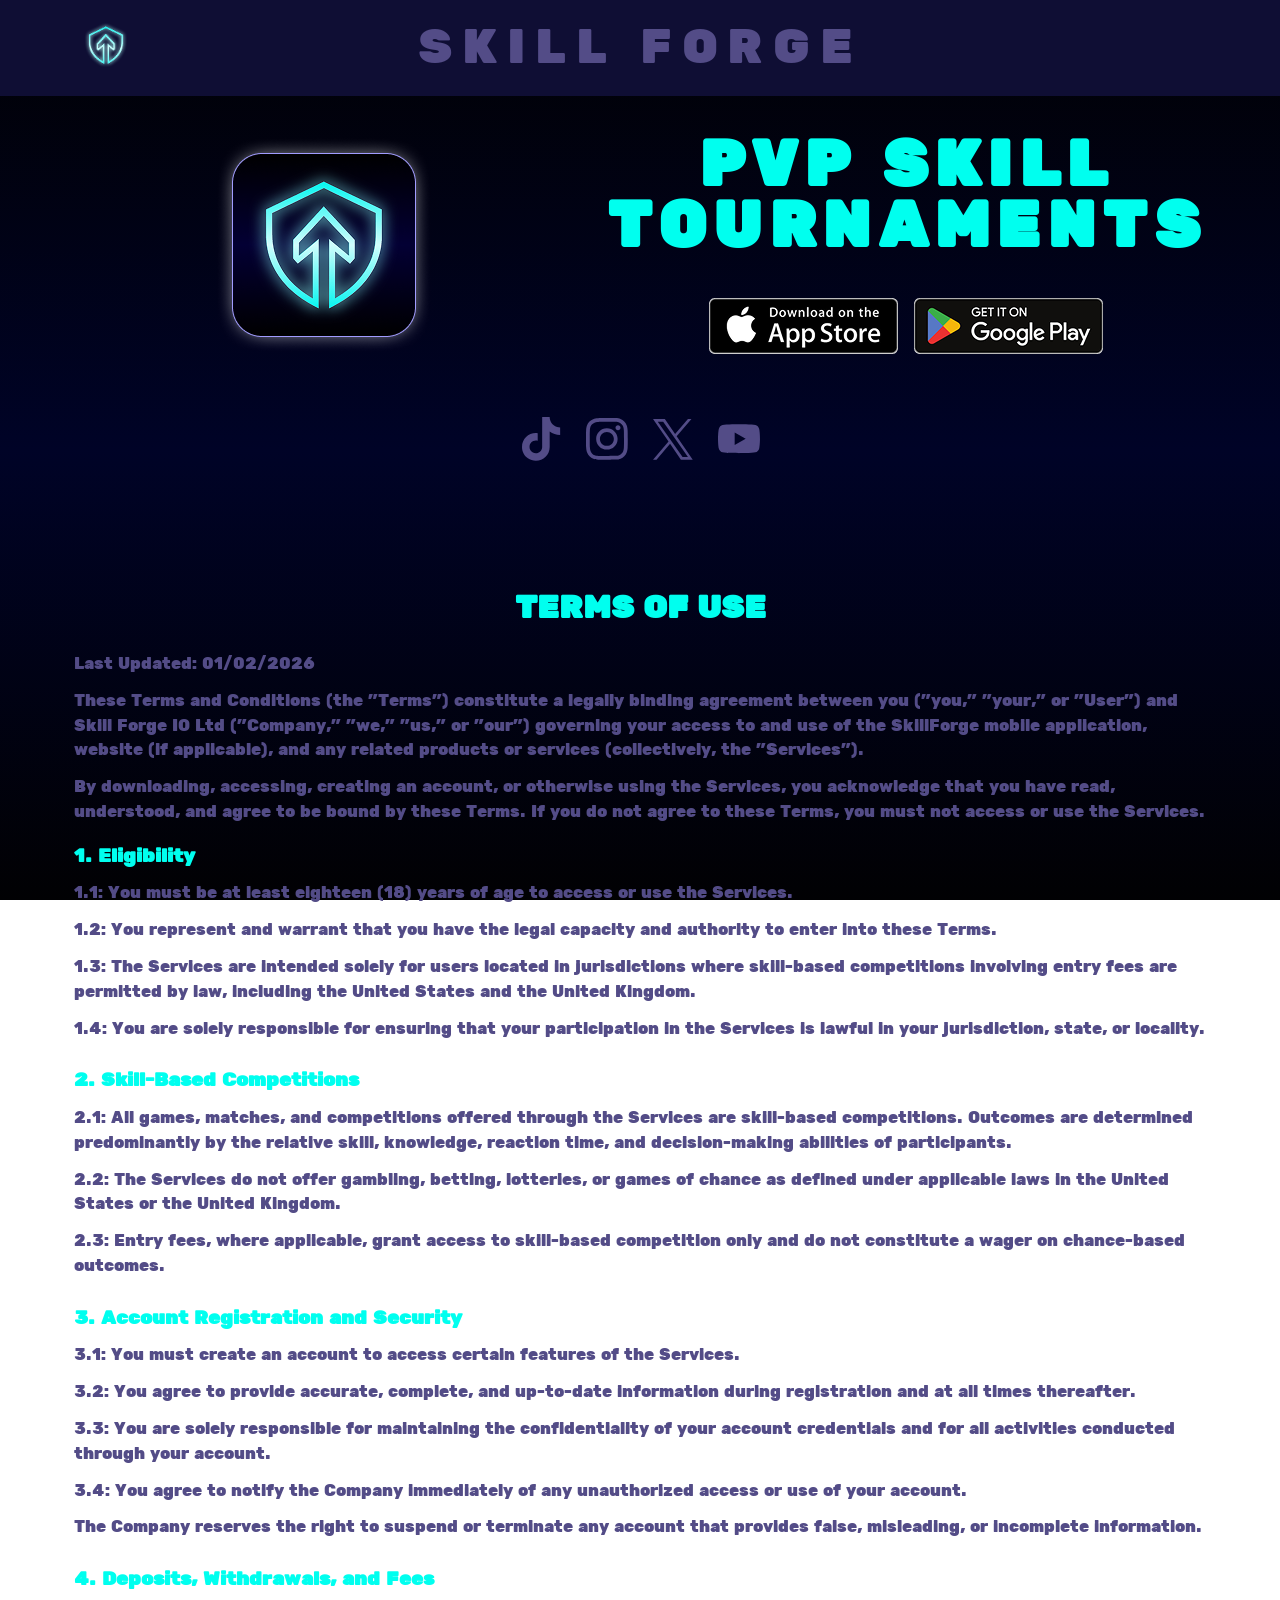
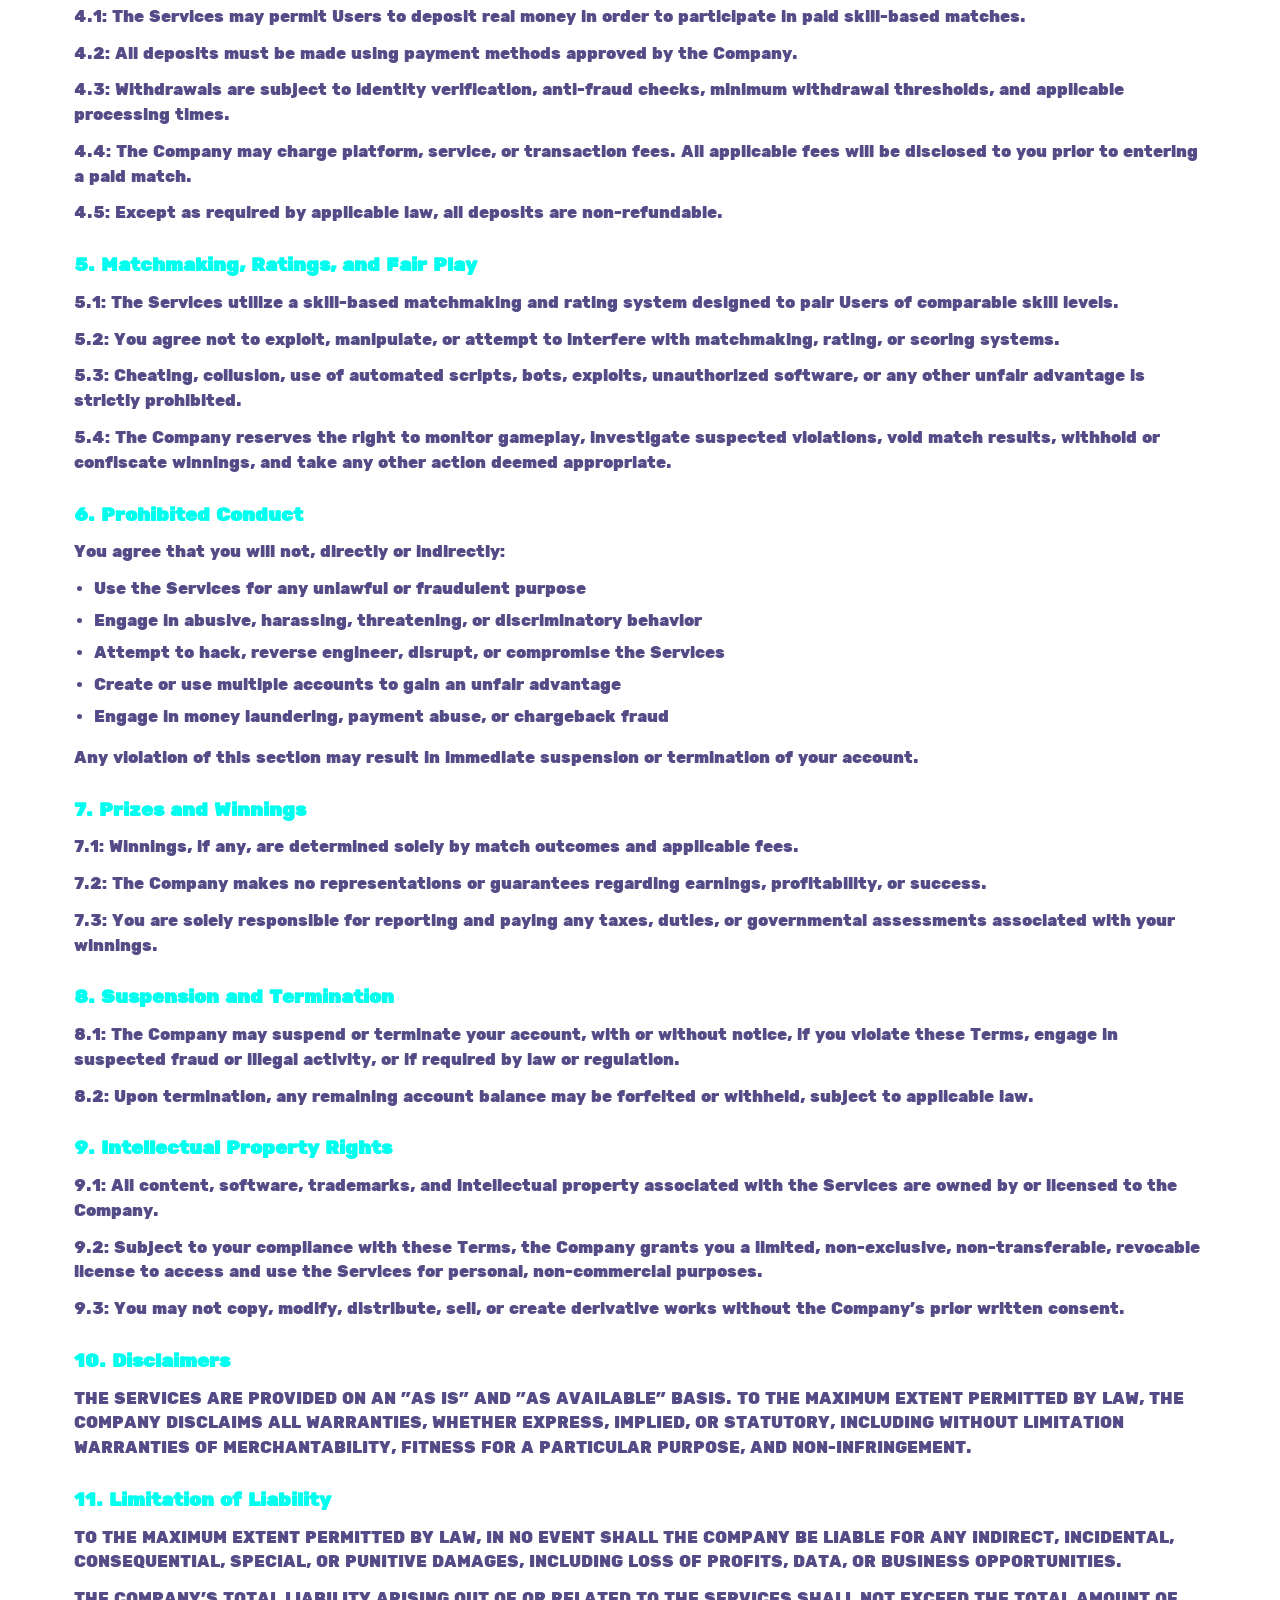
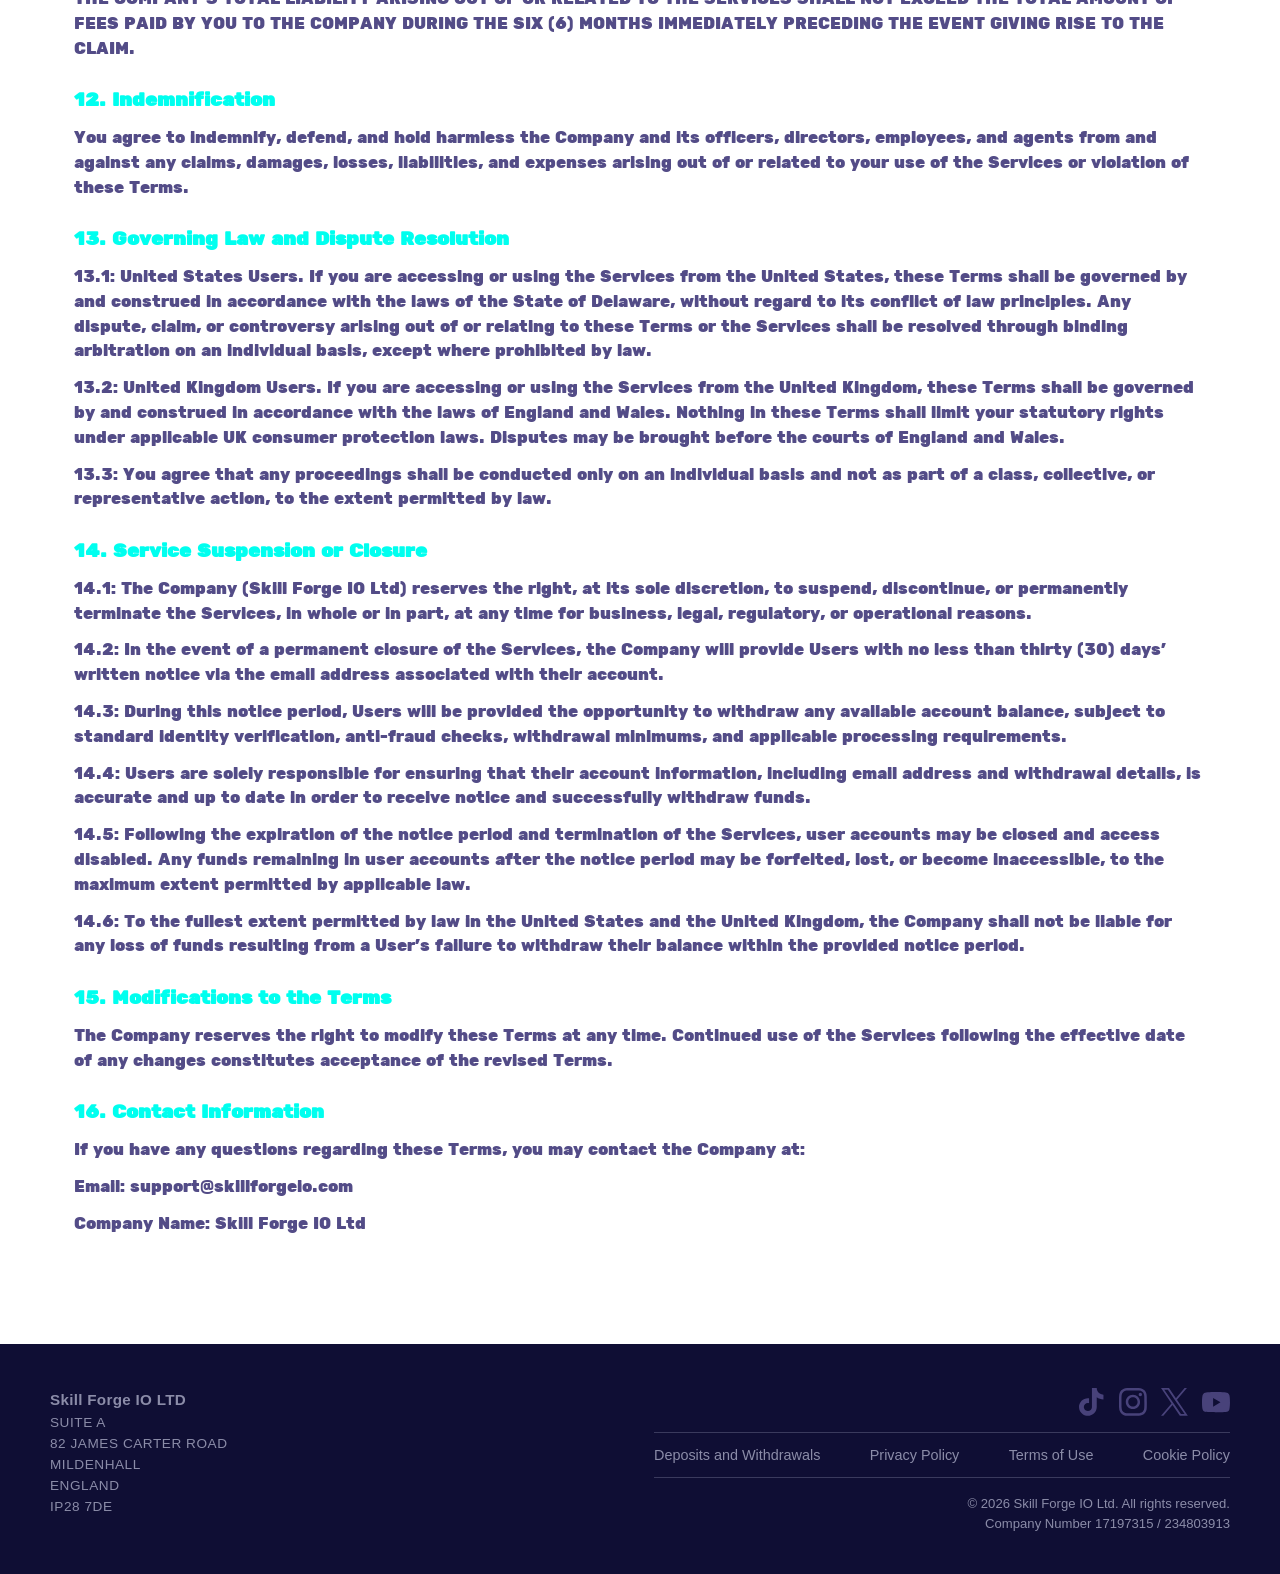
<file: terms-of-use.html>
<!DOCTYPE html>
<html lang="en">
<head>
  <meta charset="UTF-8">
  <meta name="viewport" content="width=device-width, initial-scale=1">
  <meta name="description" content="Terms of use for Skill Forge - competitive skill based gaming platform with fair play rules for 1v1 games online, head to head competitions, real money tournaments, and online pvp games.">
  <meta name="keywords" content="skill based games online, skill based gaming platform, competitive online games, 1v1 games online, head to head games online, online pvp games, real money tournaments online, competitive cash games, play games for money online, win real money gaming, multiplayer skill games, real money skill games">
  <meta name="theme-color" content="#000327">
  <meta property="og:type" content="website">
  <meta property="og:title" content="Terms of Use - Skill Based Gaming Platform | Skill Forge">
  <meta property="og:description" content="Fair play terms for Skill Forge's skill based gaming platform. Compete in 1v1 games, head to head online games, real money tournaments, and competitive cash games with clear community guidelines.">
  <meta property="og:url" content="https://skillforgeio.com/terms-of-use.html">
  <meta property="og:site_name" content="Skill Forge">
  <meta name="twitter:card" content="summary_large_image">
  <meta name="twitter:title" content="Terms of Use - Play Skill Based Games Online | Skill Forge">
  <meta name="twitter:description" content="Official terms of use for competitive 1v1 games and real money skill games tournaments. Join our fair play multiplayer skill games community.">
  <link rel="canonical" href="https://skillforgeio.com/terms-of-use.html">
  <title>Terms of Use - Skill Based Gaming Platform | Skill Forge</title>
  <!-- SSO placeholder: insert authentication / session scripts here -->
  <link rel="preconnect" href="https://fonts.googleapis.com">
  <link rel="preconnect" href="https://fonts.gstatic.com" crossorigin>
  <link href="https://fonts.googleapis.com/css2?family=Rubik+One&display=swap" rel="stylesheet">
  <link rel="stylesheet" href="styles.css">
  <script defer src="script.js"></script>
</head>
<body>
  <div class="page-shell">
    <header class="site-header">
      <div class="header-inner">
        <a href="index.html" class="brand-logo-link">
          <img src="images/logo_small.png" alt="Skill Forge logo" class="brand-logo">
        </a>
        <a href="index.html" class="brand-name">SKILL FORGE</a>
      </div>
    </header>

    <main>
      <section class="hero">
        <div class="hero-visual">
            <img src="images/logo_large.png" alt="Skill Forge badge">
        </div>
        <div class="hero-copy">
          <h1><span class="hero-heading-line">PvP Skill</span><span class="hero-heading-line">Tournaments</span></h1>
          <div class="store-buttons">
            <a href="#"><img src="images/download_appstore.png" alt="App Store"></a>
            <a href="#"><img src="images/download_google_play.png" alt="Google Play"></a>
          </div>
        </div>
      </section>

      <section class="content-panel">
        <div class="social-links">
            <a href="https://www.tiktok.com/@skillforgeio" target="_blank" rel="noopener noreferrer"><img src="images/link_tiktok.svg" alt="TikTok"></a>
            <a href="https://www.instagram.com/skillforgeio/" target="_blank" rel="noopener noreferrer"><img src="images/link_instagram.svg" alt="Instagram"></a>
            <a href="https://x.com/SkillForgeIO" target="_blank" rel="noopener noreferrer"><img src="images/link_X.svg" alt="X"></a>
            <a href="https://www.youtube.com/channel/UCp8wPpgMZ0vs5gHcNri3q5g" target="_blank" rel="noopener noreferrer"><img src="images/link_youtube.svg" alt="YouTube"></a>
        </div>
        </section>

      <section class="content-panel">
        <div class="panel-heading">
          <h2>TERMS OF USE</h2>
        </div>

        <article class="policy-section">
          <p>Last Updated: 01/02/2026</p>
          <p>These Terms and Conditions (the "Terms") constitute a legally binding agreement between you ("you," "your," or "User") and Skill Forge IO Ltd ("Company," "we," "us," or "our") governing your access to and use of the SkillForge mobile application, website (if applicable), and any related products or services (collectively, the "Services").</p>
          <p>By downloading, accessing, creating an account, or otherwise using the Services, you acknowledge that you have read, understood, and agree to be bound by these Terms. If you do not agree to these Terms, you must not access or use the Services.</p>

          <h3>1. Eligibility</h3>
          <p>1.1: You must be at least eighteen (18) years of age to access or use the Services.</p>
          <p>1.2: You represent and warrant that you have the legal capacity and authority to enter into these Terms.</p>
          <p>1.3: The Services are intended solely for users located in jurisdictions where skill-based competitions involving entry fees are permitted by law, including the United States and the United Kingdom.</p>
          <p>1.4: You are solely responsible for ensuring that your participation in the Services is lawful in your jurisdiction, state, or locality.</p>

          <h3>2. Skill-Based Competitions</h3>
          <p>2.1: All games, matches, and competitions offered through the Services are skill-based competitions. Outcomes are determined predominantly by the relative skill, knowledge, reaction time, and decision-making abilities of participants.</p>
          <p>2.2: The Services do not offer gambling, betting, lotteries, or games of chance as defined under applicable laws in the United States or the United Kingdom.</p>
          <p>2.3: Entry fees, where applicable, grant access to skill-based competition only and do not constitute a wager on chance-based outcomes.</p>

          <h3>3. Account Registration and Security</h3>
          <p>3.1: You must create an account to access certain features of the Services.</p>
          <p>3.2: You agree to provide accurate, complete, and up-to-date information during registration and at all times thereafter.</p>
          <p>3.3: You are solely responsible for maintaining the confidentiality of your account credentials and for all activities conducted through your account.</p>
          <p>3.4: You agree to notify the Company immediately of any unauthorized access or use of your account.</p>
          <p>The Company reserves the right to suspend or terminate any account that provides false, misleading, or incomplete information.</p>

          <h3>4. Deposits, Withdrawals, and Fees</h3>
          <p>4.1: The Services may permit Users to deposit real money in order to participate in paid skill-based matches.</p>
          <p>4.2: All deposits must be made using payment methods approved by the Company.</p>
          <p>4.3: Withdrawals are subject to identity verification, anti-fraud checks, minimum withdrawal thresholds, and applicable processing times.</p>
          <p>4.4: The Company may charge platform, service, or transaction fees. All applicable fees will be disclosed to you prior to entering a paid match.</p>
          <p>4.5: Except as required by applicable law, all deposits are non-refundable.</p>

          <h3>5. Matchmaking, Ratings, and Fair Play</h3>
          <p>5.1: The Services utilize a skill-based matchmaking and rating system designed to pair Users of comparable skill levels.</p>
          <p>5.2: You agree not to exploit, manipulate, or attempt to interfere with matchmaking, rating, or scoring systems.</p>
          <p>5.3: Cheating, collusion, use of automated scripts, bots, exploits, unauthorized software, or any other unfair advantage is strictly prohibited.</p>
          <p>5.4: The Company reserves the right to monitor gameplay, investigate suspected violations, void match results, withhold or confiscate winnings, and take any other action deemed appropriate.</p>

          <h3>6. Prohibited Conduct</h3>
          <p>You agree that you will not, directly or indirectly:</p>
          <ul class="policy-list">
            <li>Use the Services for any unlawful or fraudulent purpose</li>
            <li>Engage in abusive, harassing, threatening, or discriminatory behavior</li>
            <li>Attempt to hack, reverse engineer, disrupt, or compromise the Services</li>
            <li>Create or use multiple accounts to gain an unfair advantage</li>
            <li>Engage in money laundering, payment abuse, or chargeback fraud</li>
          </ul>
          <p>Any violation of this section may result in immediate suspension or termination of your account.</p>

          <h3>7. Prizes and Winnings</h3>
          <p>7.1: Winnings, if any, are determined solely by match outcomes and applicable fees.</p>
          <p>7.2: The Company makes no representations or guarantees regarding earnings, profitability, or success.</p>
          <p>7.3: You are solely responsible for reporting and paying any taxes, duties, or governmental assessments associated with your winnings.</p>

          <h3>8. Suspension and Termination</h3>
          <p>8.1: The Company may suspend or terminate your account, with or without notice, if you violate these Terms, engage in suspected fraud or illegal activity, or if required by law or regulation.</p>
          <p>8.2: Upon termination, any remaining account balance may be forfeited or withheld, subject to applicable law.</p>

          <h3>9. Intellectual Property Rights</h3>
          <p>9.1: All content, software, trademarks, and intellectual property associated with the Services are owned by or licensed to the Company.</p>
          <p>9.2: Subject to your compliance with these Terms, the Company grants you a limited, non-exclusive, non-transferable, revocable license to access and use the Services for personal, non-commercial purposes.</p>
          <p>9.3: You may not copy, modify, distribute, sell, or create derivative works without the Company's prior written consent.</p>

          <h3>10. Disclaimers</h3>
          <p>THE SERVICES ARE PROVIDED ON AN "AS IS" AND "AS AVAILABLE" BASIS. TO THE MAXIMUM EXTENT PERMITTED BY LAW, THE COMPANY DISCLAIMS ALL WARRANTIES, WHETHER EXPRESS, IMPLIED, OR STATUTORY, INCLUDING WITHOUT LIMITATION WARRANTIES OF MERCHANTABILITY, FITNESS FOR A PARTICULAR PURPOSE, AND NON-INFRINGEMENT.</p>

          <h3>11. Limitation of Liability</h3>
          <p>TO THE MAXIMUM EXTENT PERMITTED BY LAW, IN NO EVENT SHALL THE COMPANY BE LIABLE FOR ANY INDIRECT, INCIDENTAL, CONSEQUENTIAL, SPECIAL, OR PUNITIVE DAMAGES, INCLUDING LOSS OF PROFITS, DATA, OR BUSINESS OPPORTUNITIES.</p>
          <p>THE COMPANY'S TOTAL LIABILITY ARISING OUT OF OR RELATED TO THE SERVICES SHALL NOT EXCEED THE TOTAL AMOUNT OF FEES PAID BY YOU TO THE COMPANY DURING THE SIX (6) MONTHS IMMEDIATELY PRECEDING THE EVENT GIVING RISE TO THE CLAIM.</p>

          <h3>12. Indemnification</h3>
          <p>You agree to indemnify, defend, and hold harmless the Company and its officers, directors, employees, and agents from and against any claims, damages, losses, liabilities, and expenses arising out of or related to your use of the Services or violation of these Terms.</p>

          <h3>13. Governing Law and Dispute Resolution</h3>
          <p>13.1: United States Users. If you are accessing or using the Services from the United States, these Terms shall be governed by and construed in accordance with the laws of the State of Delaware, without regard to its conflict of law principles. Any dispute, claim, or controversy arising out of or relating to these Terms or the Services shall be resolved through binding arbitration on an individual basis, except where prohibited by law.</p>
          <p>13.2: United Kingdom Users. If you are accessing or using the Services from the United Kingdom, these Terms shall be governed by and construed in accordance with the laws of England and Wales. Nothing in these Terms shall limit your statutory rights under applicable UK consumer protection laws. Disputes may be brought before the courts of England and Wales.</p>
          <p>13.3: You agree that any proceedings shall be conducted only on an individual basis and not as part of a class, collective, or representative action, to the extent permitted by law.</p>

          <h3>14. Service Suspension or Closure</h3>
          <p>14.1: The Company (Skill Forge IO Ltd) reserves the right, at its sole discretion, to suspend, discontinue, or permanently terminate the Services, in whole or in part, at any time for business, legal, regulatory, or operational reasons.</p>
          <p>14.2: In the event of a permanent closure of the Services, the Company will provide Users with no less than thirty (30) days' written notice via the email address associated with their account.</p>
          <p>14.3: During this notice period, Users will be provided the opportunity to withdraw any available account balance, subject to standard identity verification, anti-fraud checks, withdrawal minimums, and applicable processing requirements.</p>
          <p>14.4: Users are solely responsible for ensuring that their account information, including email address and withdrawal details, is accurate and up to date in order to receive notice and successfully withdraw funds.</p>
          <p>14.5: Following the expiration of the notice period and termination of the Services, user accounts may be closed and access disabled. Any funds remaining in user accounts after the notice period may be forfeited, lost, or become inaccessible, to the maximum extent permitted by applicable law.</p>
          <p>14.6: To the fullest extent permitted by law in the United States and the United Kingdom, the Company shall not be liable for any loss of funds resulting from a User's failure to withdraw their balance within the provided notice period.</p>

          <h3>15. Modifications to the Terms</h3>
          <p>The Company reserves the right to modify these Terms at any time. Continued use of the Services following the effective date of any changes constitutes acceptance of the revised Terms.</p>

          <h3>16. Contact Information</h3>
          <p>If you have any questions regarding these Terms, you may contact the Company at:</p>
          <p>Email: support@skillforgeio.com</p>
          <p>Company Name: Skill Forge IO Ltd</p>
        </article>
      </section>
    </main>

    <footer class="site-footer">
      <div class="footer-inner">
        <div class="footer-company">
          <p class="footer-company-name">Skill Forge IO LTD</p>
          <p>Suite A</p>
          <p>82 James Carter Road</p>
          <p>Mildenhall</p>
          <p>England</p>
          <p>IP28 7DE</p>
        </div>
        <div class="footer-meta">
          <div class="footer-social">
            <a href="https://www.tiktok.com/@skillforgeio" target="_blank" rel="noopener noreferrer"><img src="images/link_tiktok.svg" alt="TikTok"></a>
            <a href="https://www.instagram.com/skillforgeio/" target="_blank" rel="noopener noreferrer"><img src="images/link_instagram.svg" alt="Instagram"></a>
            <a href="https://x.com/SkillForgeIO" target="_blank" rel="noopener noreferrer"><img src="images/link_X.svg" alt="X"></a>
            <a href="https://www.youtube.com/channel/UCp8wPpgMZ0vs5gHcNri3q5g" target="_blank" rel="noopener noreferrer"><img src="images/link_youtube.svg" alt="YouTube"></a>
          </div>
          <nav class="footer-nav" aria-label="Legal">
            <a href="withdrawals-and-deposits.html">Deposits and Withdrawals</a>
            <a href="privacy-policy.html">Privacy Policy</a>
            <a href="terms-of-use.html">Terms of Use</a>
            <a href="cookie-policy.html">Cookie Policy</a>
          </nav>
          <div class="footer-legal">
            <p>© 2026 Skill Forge IO Ltd. All rights reserved.</p>
            <p>Company Number 17197315 / 234803913</p>
          </div>
        </div>
      </div>
    </footer>
  </div>
</body>
</html>
</file>
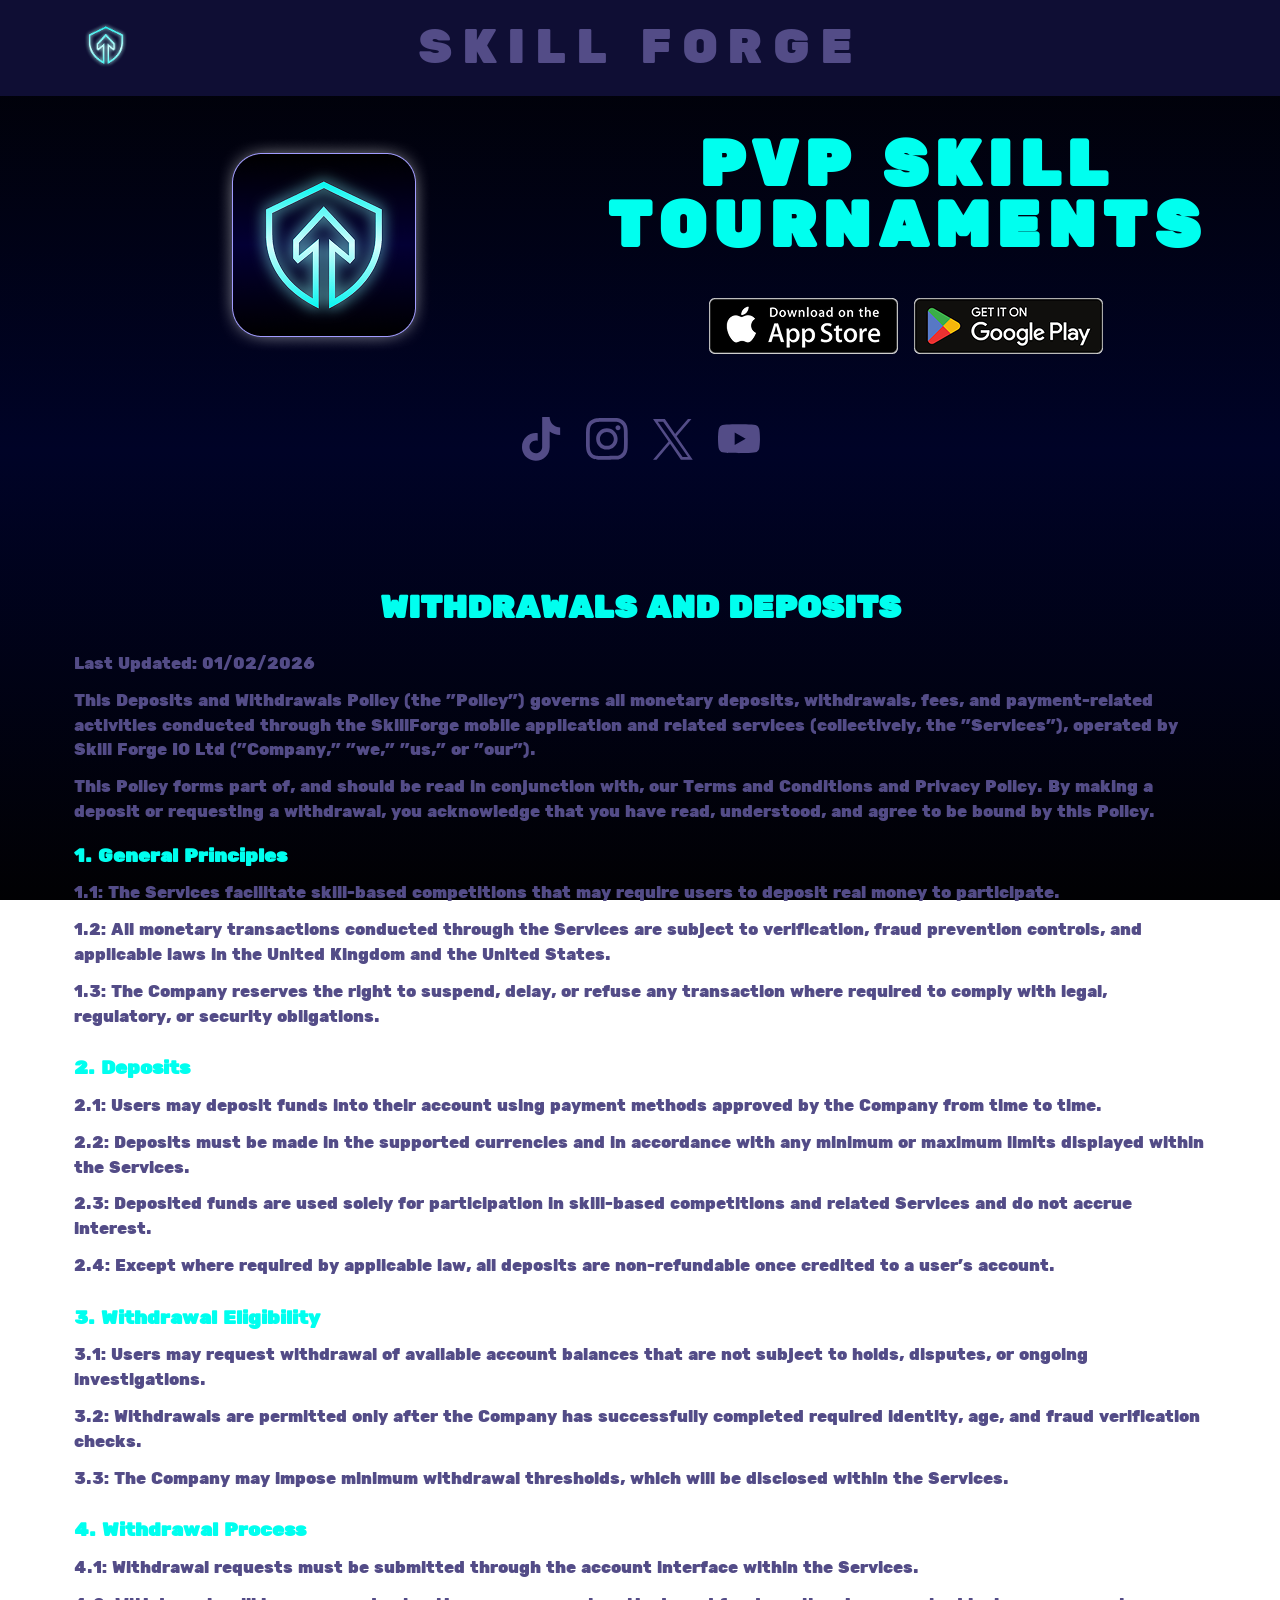
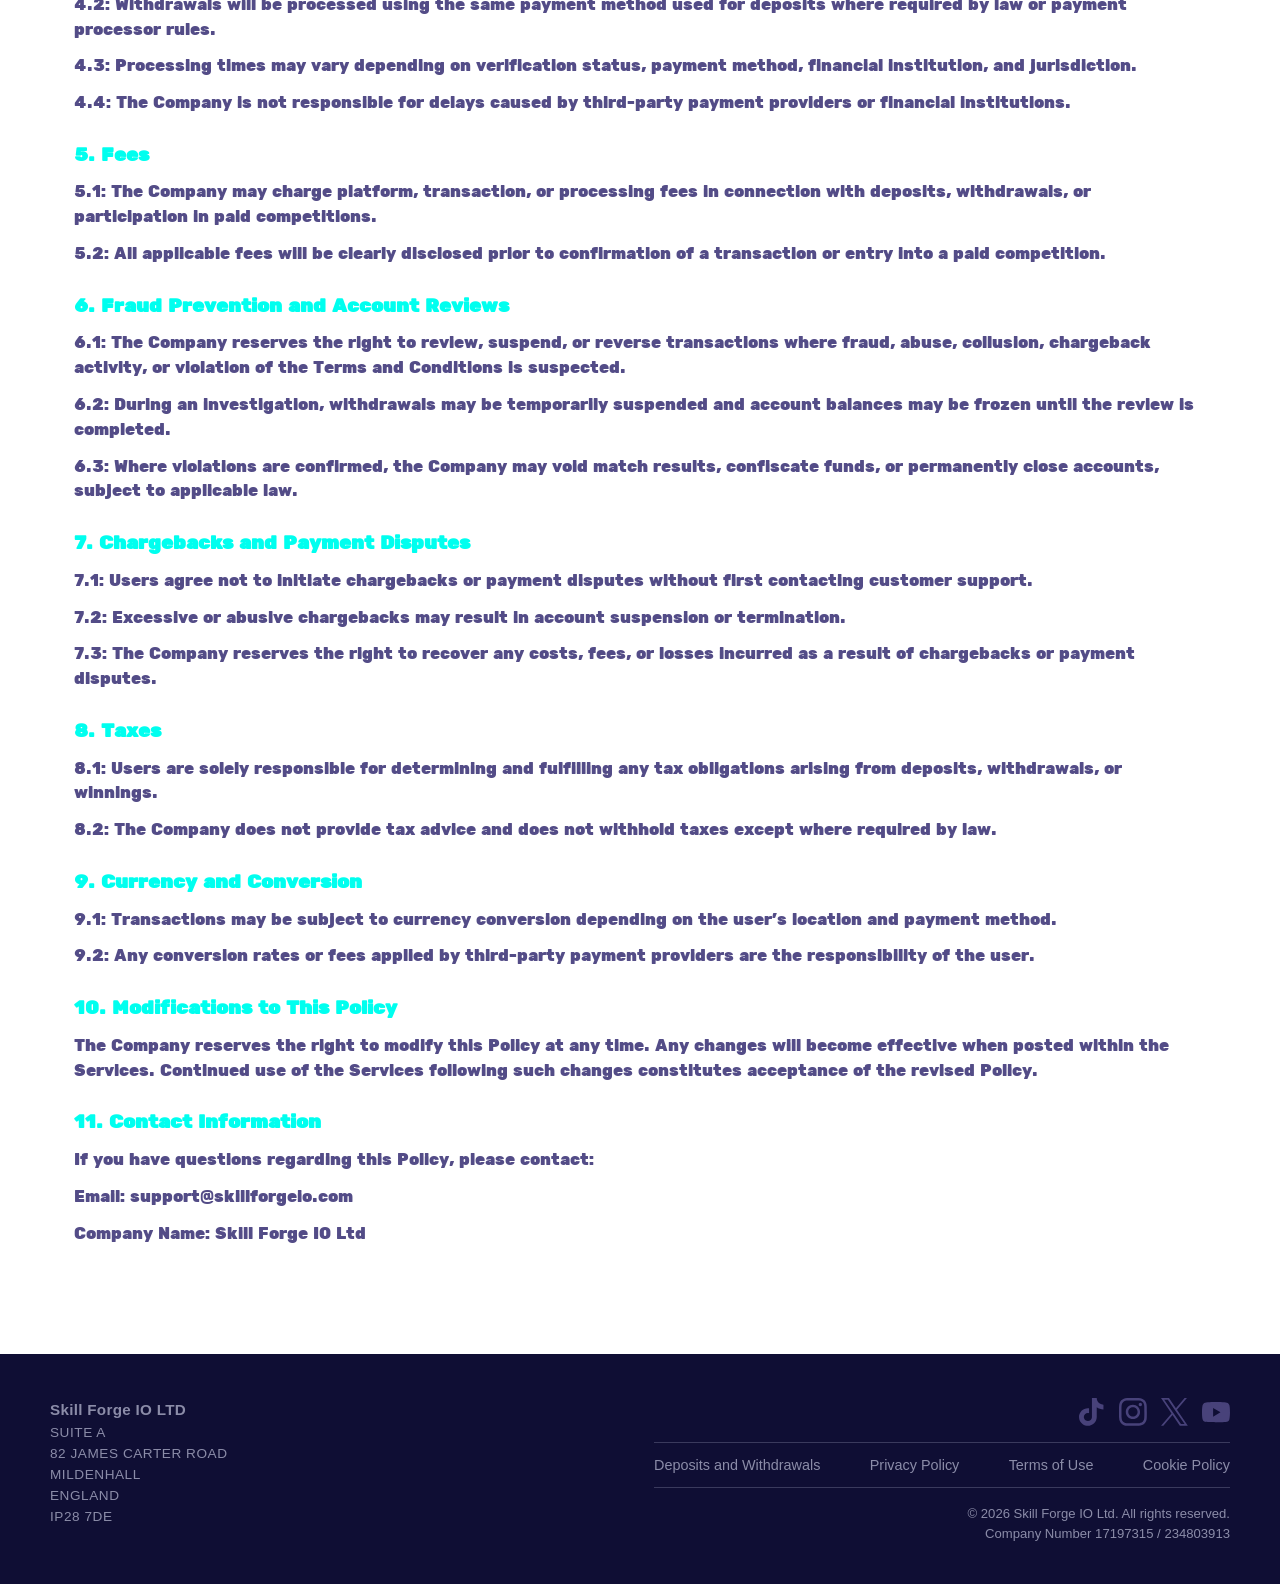
<file: withdrawals-and-deposits.html>
<!DOCTYPE html>
<html lang="en">
<head>
  <meta charset="UTF-8">
  <meta name="viewport" content="width=device-width, initial-scale=1">
  <meta name="description" content="Deposits and withdrawals on Skill Forge - earn money playing games online with real cash competitions. Fast payouts for skill games for real money, cash prize games, and online games with payouts.">
  <meta name="keywords" content="play games for money online, win real money gaming, earn money playing games online, real cash competitions online, cash prize games online, play and win money games, skill games for real money, online games with payouts, skill based games online, skill based gaming platform, 1v1 games online, head to head games online, competitive online games, real money tournaments online">
  <meta name="theme-color" content="#000327">
  <meta property="og:type" content="website">
  <meta property="og:title" content="Deposits & Withdrawals - Win Real Money Skill Games | Skill Forge">
  <meta property="og:description" content="Easy deposits and secure fast withdrawals on Skill Forge. Play games for money online, win real money gaming, earn money playing games online, and cash out from real cash competitions.">
  <meta property="og:url" content="https://skillforgeio.com/withdrawals-and-deposits.html">
  <meta property="og:site_name" content="Skill Forge">
  <meta name="twitter:card" content="summary_large_image">
  <meta name="twitter:title" content="Deposits & Withdrawals - Win Real Cash Gaming | Skill Forge">
  <meta name="twitter:description" content="Quick deposits and fast payouts on Skill Forge. Win real money gaming, earn money playing games online, and play games for money with secure withdrawals.">
  <link rel="canonical" href="https://skillforgeio.com/withdrawals-and-deposits.html">
  <title>Deposits & Withdrawals - Win Real Money Skill Games | Skill Forge</title>
  <!-- SSO placeholder: insert authentication / session scripts here -->
  <link rel="preconnect" href="https://fonts.googleapis.com">
  <link rel="preconnect" href="https://fonts.gstatic.com" crossorigin>
  <link href="https://fonts.googleapis.com/css2?family=Rubik+One&display=swap" rel="stylesheet">
  <link rel="stylesheet" href="styles.css">
  <script defer src="script.js"></script>
</head>
<body>
  <div class="page-shell">
    <header class="site-header">
      <div class="header-inner">
        <a href="index.html" class="brand-logo-link">
          <img src="images/logo_small.png" alt="Skill Forge logo" class="brand-logo">
        </a>
        <a href="index.html" class="brand-name">SKILL FORGE</a>
      </div>
    </header>

    <main>
      <section class="hero">
        <div class="hero-visual">
            <img src="images/logo_large.png" alt="Skill Forge badge">
        </div>
        <div class="hero-copy">
          <h1><span class="hero-heading-line">PvP Skill</span><span class="hero-heading-line">Tournaments</span></h1>
          <div class="store-buttons">
            <a href="#"><img src="images/download_appstore.png" alt="App Store"></a>
            <a href="#"><img src="images/download_google_play.png" alt="Google Play"></a>
          </div>
        </div>
      </section>

      <section class="content-panel">
        <div class="social-links">
            <a href="https://www.tiktok.com/@skillforgeio" target="_blank" rel="noopener noreferrer"><img src="images/link_tiktok.svg" alt="TikTok"></a>
            <a href="https://www.instagram.com/skillforgeio/" target="_blank" rel="noopener noreferrer"><img src="images/link_instagram.svg" alt="Instagram"></a>
            <a href="https://x.com/SkillForgeIO" target="_blank" rel="noopener noreferrer"><img src="images/link_X.svg" alt="X"></a>
            <a href="https://www.youtube.com/channel/UCp8wPpgMZ0vs5gHcNri3q5g" target="_blank" rel="noopener noreferrer"><img src="images/link_youtube.svg" alt="YouTube"></a>
        </div>
        </section>

      <section class="content-panel">
        <div class="panel-heading">
          <h2>WITHDRAWALS AND DEPOSITS</h2>
        </div>

        <article class="policy-section">
          <p>Last Updated: 01/02/2026</p>
          <p>This Deposits and Withdrawals Policy (the "Policy") governs all monetary deposits, withdrawals, fees, and payment-related activities conducted through the SkillForge mobile application and related services (collectively, the "Services"), operated by Skill Forge IO Ltd ("Company," "we," "us," or "our").</p>
          <p>This Policy forms part of, and should be read in conjunction with, our Terms and Conditions and Privacy Policy. By making a deposit or requesting a withdrawal, you acknowledge that you have read, understood, and agree to be bound by this Policy.</p>

          <h3>1. General Principles</h3>
          <p>1.1: The Services facilitate skill-based competitions that may require users to deposit real money to participate.</p>
          <p>1.2: All monetary transactions conducted through the Services are subject to verification, fraud prevention controls, and applicable laws in the United Kingdom and the United States.</p>
          <p>1.3: The Company reserves the right to suspend, delay, or refuse any transaction where required to comply with legal, regulatory, or security obligations.</p>

          <h3>2. Deposits</h3>
          <p>2.1: Users may deposit funds into their account using payment methods approved by the Company from time to time.</p>
          <p>2.2: Deposits must be made in the supported currencies and in accordance with any minimum or maximum limits displayed within the Services.</p>
          <p>2.3: Deposited funds are used solely for participation in skill-based competitions and related Services and do not accrue interest.</p>
          <p>2.4: Except where required by applicable law, all deposits are non-refundable once credited to a user's account.</p>

          <h3>3. Withdrawal Eligibility</h3>
          <p>3.1: Users may request withdrawal of available account balances that are not subject to holds, disputes, or ongoing investigations.</p>
          <p>3.2: Withdrawals are permitted only after the Company has successfully completed required identity, age, and fraud verification checks.</p>
          <p>3.3: The Company may impose minimum withdrawal thresholds, which will be disclosed within the Services.</p>

          <h3>4. Withdrawal Process</h3>
          <p>4.1: Withdrawal requests must be submitted through the account interface within the Services.</p>
          <p>4.2: Withdrawals will be processed using the same payment method used for deposits where required by law or payment processor rules.</p>
          <p>4.3: Processing times may vary depending on verification status, payment method, financial institution, and jurisdiction.</p>
          <p>4.4: The Company is not responsible for delays caused by third-party payment providers or financial institutions.</p>

          <h3>5. Fees</h3>
          <p>5.1: The Company may charge platform, transaction, or processing fees in connection with deposits, withdrawals, or participation in paid competitions.</p>
          <p>5.2: All applicable fees will be clearly disclosed prior to confirmation of a transaction or entry into a paid competition.</p>

          <h3>6. Fraud Prevention and Account Reviews</h3>
          <p>6.1: The Company reserves the right to review, suspend, or reverse transactions where fraud, abuse, collusion, chargeback activity, or violation of the Terms and Conditions is suspected.</p>
          <p>6.2: During an investigation, withdrawals may be temporarily suspended and account balances may be frozen until the review is completed.</p>
          <p>6.3: Where violations are confirmed, the Company may void match results, confiscate funds, or permanently close accounts, subject to applicable law.</p>

          <h3>7. Chargebacks and Payment Disputes</h3>
          <p>7.1: Users agree not to initiate chargebacks or payment disputes without first contacting customer support.</p>
          <p>7.2: Excessive or abusive chargebacks may result in account suspension or termination.</p>
          <p>7.3: The Company reserves the right to recover any costs, fees, or losses incurred as a result of chargebacks or payment disputes.</p>

          <h3>8. Taxes</h3>
          <p>8.1: Users are solely responsible for determining and fulfilling any tax obligations arising from deposits, withdrawals, or winnings.</p>
          <p>8.2: The Company does not provide tax advice and does not withhold taxes except where required by law.</p>

          <h3>9. Currency and Conversion</h3>
          <p>9.1: Transactions may be subject to currency conversion depending on the user's location and payment method.</p>
          <p>9.2: Any conversion rates or fees applied by third-party payment providers are the responsibility of the user.</p>

          <h3>10. Modifications to This Policy</h3>
          <p>The Company reserves the right to modify this Policy at any time. Any changes will become effective when posted within the Services. Continued use of the Services following such changes constitutes acceptance of the revised Policy.</p>

          <h3>11. Contact Information</h3>
          <p>If you have questions regarding this Policy, please contact:</p>
          <p>Email: support@skillforgeio.com</p>
          <p>Company Name: Skill Forge IO Ltd</p>
        </article>
      </section>
    </main>

    <footer class="site-footer">
      <div class="footer-inner">
        <div class="footer-company">
          <p class="footer-company-name">Skill Forge IO LTD</p>
          <p>Suite A</p>
          <p>82 James Carter Road</p>
          <p>Mildenhall</p>
          <p>England</p>
          <p>IP28 7DE</p>
        </div>
        <div class="footer-meta">
          <div class="footer-social">
            <a href="https://www.tiktok.com/@skillforgeio" target="_blank" rel="noopener noreferrer"><img src="images/link_tiktok.svg" alt="TikTok"></a>
            <a href="https://www.instagram.com/skillforgeio/" target="_blank" rel="noopener noreferrer"><img src="images/link_instagram.svg" alt="Instagram"></a>
            <a href="https://x.com/SkillForgeIO" target="_blank" rel="noopener noreferrer"><img src="images/link_X.svg" alt="X"></a>
            <a href="https://www.youtube.com/channel/UCp8wPpgMZ0vs5gHcNri3q5g" target="_blank" rel="noopener noreferrer"><img src="images/link_youtube.svg" alt="YouTube"></a>
          </div>
          <nav class="footer-nav" aria-label="Legal">
            <a href="withdrawals-and-deposits.html">Deposits and Withdrawals</a>
            <a href="privacy-policy.html">Privacy Policy</a>
            <a href="terms-of-use.html">Terms of Use</a>
            <a href="cookie-policy.html">Cookie Policy</a>
          </nav>
          <div class="footer-legal">
            <p>© 2026 Skill Forge IO Ltd. All rights reserved.</p>
            <p>Company Number 17197315 / 234803913</p>
          </div>
        </div>
      </div>
    </footer>
  </div>
</body>
</html>
</file>
<file: styles.css>
:root {
  --text1: #00FFEF;
  --text2: #FF47CD;
  --text3: #534C87;
  --bg-text-box: #8D106B;
  --bg-banner: #0F0E34;
  --bg-top-bottom: #010103;
  --bg-mid: #000327;
}

* {
  box-sizing: border-box;
}

html {
  scroll-behavior: smooth;
}

body {
  margin: 0;
  min-height: 100vh;
  /* background: radial-gradient(circle at top, rgba(0, 3, 39, 0.92), transparent 35%), linear-gradient(180deg, var(--bg-top-bottom) 0%, var(--bg-mid) 50%, var(--bg-top-bottom) 100%); */
  background: linear-gradient(var(--bg-top-bottom) 0%, var(--bg-mid) 50%, var(--bg-top-bottom) 100%);
  background-attachment: fixed;
  color: var(--text1);
  font-family: 'SF Pro Display', 'SF Pro', sans-serif;
}

img {
  max-width: 100%;
  display: block;
}

a {
  color: inherit;
  text-decoration: none;
}

button {
  font: inherit;
}

.page-shell {
  display: flex;
  flex-direction: column;
  min-height: 100vh;
}

.site-header,
.site-footer {
  background: var(--bg-banner);
}

.site-header {
  position: sticky;
  top: 0;
  z-index: 10;
}

.header-inner {
  max-width: 1180px;
  margin: 0 auto;
  padding: 1rem 1.5rem;
  display: flex;
  align-items: center;
  justify-content: space-between;
  gap: 1rem;
  position: relative;
}

.brand-logo-link {
  display: inline-flex;
  align-items: center;
  gap: 0.5rem;
}

.brand-logo {
  width: 64px;
  height: 64px;
}

.brand-name {
  font-family: 'Rubik One', sans-serif;
  font-size: 3.0rem;
  letter-spacing: 0.2em;
  word-spacing: -25%;
  color: var(--text3);
  position: absolute;
  left: 50%;
  transform: translateX(-50%);
  white-space: nowrap;
  text-decoration: none;
}

.hero {
  max-width: 1180px;
  width: 100%;
  margin: 0 auto;
  padding: 2.5rem 1.5rem 3rem;
  display: grid;
  grid-template-columns: 1fr 1fr;
  gap: 2rem;
  align-items: stretch;
  grid-auto-rows: 1fr;
}

.hero-compact {
  padding-top: 3.5rem;
}

.hero-copy {
  display: flex;
  flex-direction: column;
  gap: 1.2rem;
  align-items: center;
  text-align: center;
  justify-content: space-between;
  height: 100%;
}

.hero-copy h1 {
  display: inline-flex;
  flex-direction: column;
  align-items: center;
}

.hero-copy h1 .hero-heading-line {
  display: block;
  white-space: nowrap;
}

.hero h1 {
  margin: 0;
  font-family: 'Rubik One', sans-serif;
  font-size: clamp(4rem, 5vw, 4.3rem);
  line-height: 0.95;
  letter-spacing: 0.1em;
  text-transform: uppercase;
}

.hero-text {
  max-width: 720px;
  font-size: 1rem;
  line-height: 1.9;
}

.store-buttons {
  display: flex;
  flex-wrap: wrap;
  gap: 1rem;
  margin-top: 0.5rem;
  justify-content: center;
}

.store-buttons a {
  display: inline-flex;
  max-width: 220px;
}

.social-links {
  display: flex;
  gap: 1.5rem;
  align-items: center;
  justify-content: center;
  margin-top: 1rem;
  margin-bottom: 2rem;
}

.social-links a {
  width: 42px;
  height: 42px;
  border-radius: 16px;
  display: inline-flex;
  align-items: center;
  justify-content: center;
  transition: transform 0.2s ease;
}

.social-links a:hover {
  transform: translateY(-2px);
}

.intro-copy {
  width: 100%;
  margin: 0 0 2.5rem;
  color: #fff;
  font-family: 'Rubik One', 'SF Pro', sans-serif;
  font-size: 1rem;
  line-height: 1.7;
  text-align: center;
  text-wrap: pretty;
}

.intro-copy p {
  margin: 0 0 1.15rem;
}

.intro-copy p:last-child {
  margin-bottom: 0;
}

.hero-visual {
  display: flex;
  justify-content: center;
  align-items: center;
  align-self: stretch;
}

.hero-visual img {
  height: 100%;
  width: auto;
  max-height: none;
  object-fit: contain;
}

.content-panel {
  max-width: 1180px;
  margin: 0 auto 3rem;
  padding: 0 1.5rem 3rem;
}

.panel-heading {
  margin-bottom: 1.5rem;
  text-align: center;
}

.panel-heading h2 {
  margin: 0 0 0.7rem;
  font-family: 'Rubik One', sans-serif;
  font-size: 2rem;
  color: var(--text1);
}

.panel-heading p {
  margin: 0;
  color: var(--text3);
  line-height: 1.8;
}

.faq-item {
  background: var(--bg-text-box);
  border: 1.5px solid var(--text2);
  border-radius: 28px;
  padding: 0.9rem;
  margin-bottom: 1rem;
}

.policy-section h3 {
  margin-top: 1.75rem;
  margin-bottom: 0.85rem;
  color: var(--text1);
  font-family: 'Rubik One', 'SF Pro', sans-serif;
}

.policy-section h3:first-of-type {
  margin-top: 1.25rem;
}

.accordion-panel p {
  margin: 0;
  color: var(--text2);
  line-height: 1.8;
}

.policy-section p {
  margin: 0 0 0.75rem;
  color: var(--text3);
  font-family: 'Rubik One', 'SF Pro', sans-serif;
  line-height: 1.55;
}

.policy-section .policy-subtitle {
  margin-top: 1.15rem;
  margin-bottom: 0.55rem;
  font-weight: 700;
  color: var(--text1);
}

.policy-list {
  margin: 0 0 1rem;
  padding-inline-start: 1.25rem;
  list-style: disc;
  display: grid;
  gap: 0.45rem;
  color: var(--text3);
  font-family: 'Rubik One', 'SF Pro', sans-serif;
  line-height: 1.55;
}

.policy-list li::marker {
  color: var(--text3);
}

.faq-list {
  display: grid;
  gap: 1rem;
}

.accordion-trigger {
  width: 100%;
  border: none;
  background: transparent;
  color: var(--text2);
  text-align: left;
  padding: 0;
  display: flex;
  align-items: center;
  justify-content: space-between;
  font-family: 'Rubik One', sans-serif;
  font-size: 1.05rem;
  gap: 1rem;
  cursor: pointer;
}

.accordion-trigger span {
  display: inline-block;
}

.accordion-icon {
  width: 36px;
  height: 36px;
  border-radius: 14px;
  display: flex;
  align-items: center;
  justify-content: center;
}

.accordion-panel {
  margin-top: 1rem;
  font-family: 'Rubik One', sans-serif;
  padding-top: 1rem;
  display: none;
}

.accordion-item-open .accordion-panel {
  display: block;
}

.button {
  display: inline-flex;
  align-items: center;
  justify-content: center;
  gap: 0.6rem;
  padding: 0.95rem 1.4rem;
  border-radius: 999px;
  color: var(--text1);
  text-transform: uppercase;
  font-weight: 700;
  letter-spacing: 0.15em;
  transition: transform 0.2s ease, background 0.2s ease;
}

.button:hover {
  transform: translateY(-2px);
  background: rgba(255, 255, 255, 0.08);
}

.button-primary {
  background: linear-gradient(135deg, rgba(0, 255, 239, 0.22), rgba(255, 71, 205, 0.24));
}

.site-footer {
  margin-top: auto;
  padding: 2.75rem 1.5rem 2.5rem;
  background: var(--bg-banner);
  border-top: none;
  color: #8b8ca8;
}

.footer-inner {
  max-width: 1180px;
  margin: 0 auto;
  display: flex;
  align-items: flex-start;
  justify-content: space-between;
  gap: 3rem;
}

.footer-company {
  flex: 0 0 auto;
  font-size: 0.85rem;
  line-height: 1.55;
  letter-spacing: 0.04em;
  text-transform: uppercase;
}

.footer-company-name {
  margin: 0 0 0.35rem;
  font-weight: 700;
  font-size: 0.95rem;
  letter-spacing: 0.02em;
  text-transform: none;
  color: #8b8ca8;
}

.footer-company p {
  margin: 0;
}

.footer-meta {
  flex: 1 1 auto;
  max-width: 36rem;
  display: flex;
  flex-direction: column;
  align-items: flex-end;
  gap: 1rem;
  min-inline-size: 0;
}

.footer-social {
  display: flex;
  gap: 0.85rem;
  align-items: center;
  justify-content: flex-end;
}

.footer-social a {
  width: 28px;
  height: 28px;
  display: inline-flex;
  align-items: center;
  justify-content: center;
  transition: transform 0.2s ease, opacity 0.2s ease;
  opacity: 0.85;
}

.footer-social a:hover {
  transform: translateY(-2px);
  opacity: 1;
}

.footer-social img {
  width: 100%;
  height: 100%;
  object-fit: contain;
}

.footer-nav {
  width: 100%;
  display: flex;
  flex-wrap: wrap;
  justify-content: space-between;
  gap: 0.75rem 1.25rem;
  padding-block: 0.85rem;
  border-block: 1px solid rgba(139, 140, 168, 0.35);
  font-size: 0.9rem;
  color: #8b8ca8;
}

.footer-nav a:hover {
  color: #b4b5c9;
}

.footer-legal {
  width: 100%;
  text-align: right;
  font-size: 0.82rem;
  line-height: 1.55;
  color: #8b8ca8;
}

.footer-legal p {
  margin: 0;
}

@media (max-width: 900px) {
  .hero {
    grid-template-columns: 1fr;
    grid-auto-rows: auto;
    text-align: center;
  }

  .hero-visual {
    justify-content: center;
  }
}

@media (max-width: 760px) {
  .header-inner {
    justify-content: space-between;
  }

  .brand-name {
    font-size: 2.25rem;
    letter-spacing: 0.1em;
  }

  .hero {
    padding-top: 2rem;
    gap: 1.5rem;
  }

  .hero h1 {
    font-size: clamp(2.4rem, 8vw, 3.4rem);
  }

  .hero-text {
    font-size: 0.98rem;
  }

  .faq-item {
    padding: 0.75rem;
  }

  .footer-inner {
    flex-direction: column;
    gap: 2rem;
  }

  .footer-meta {
    max-width: none;
    width: 100%;
    align-items: stretch;
  }

  .footer-social {
    justify-content: flex-start;
  }

  .footer-nav {
    justify-content: flex-start;
  }

  .footer-legal {
    text-align: left;
  }
}

@media (max-width: 520px) {
  .header-inner {
    padding: 0.5rem;
  }

  .brand-name {
    font-size: 1.75rem;
  }

  .hero {
    padding: 1.5rem 1rem 2rem;
  }

  .button {
    width: 100%;
  }

  .store-buttons {
    align-items: center;
  }
}

@media (max-width: 360px) {
  .brand-name {
    font-size: 1.5rem;
  }
}
</file>
